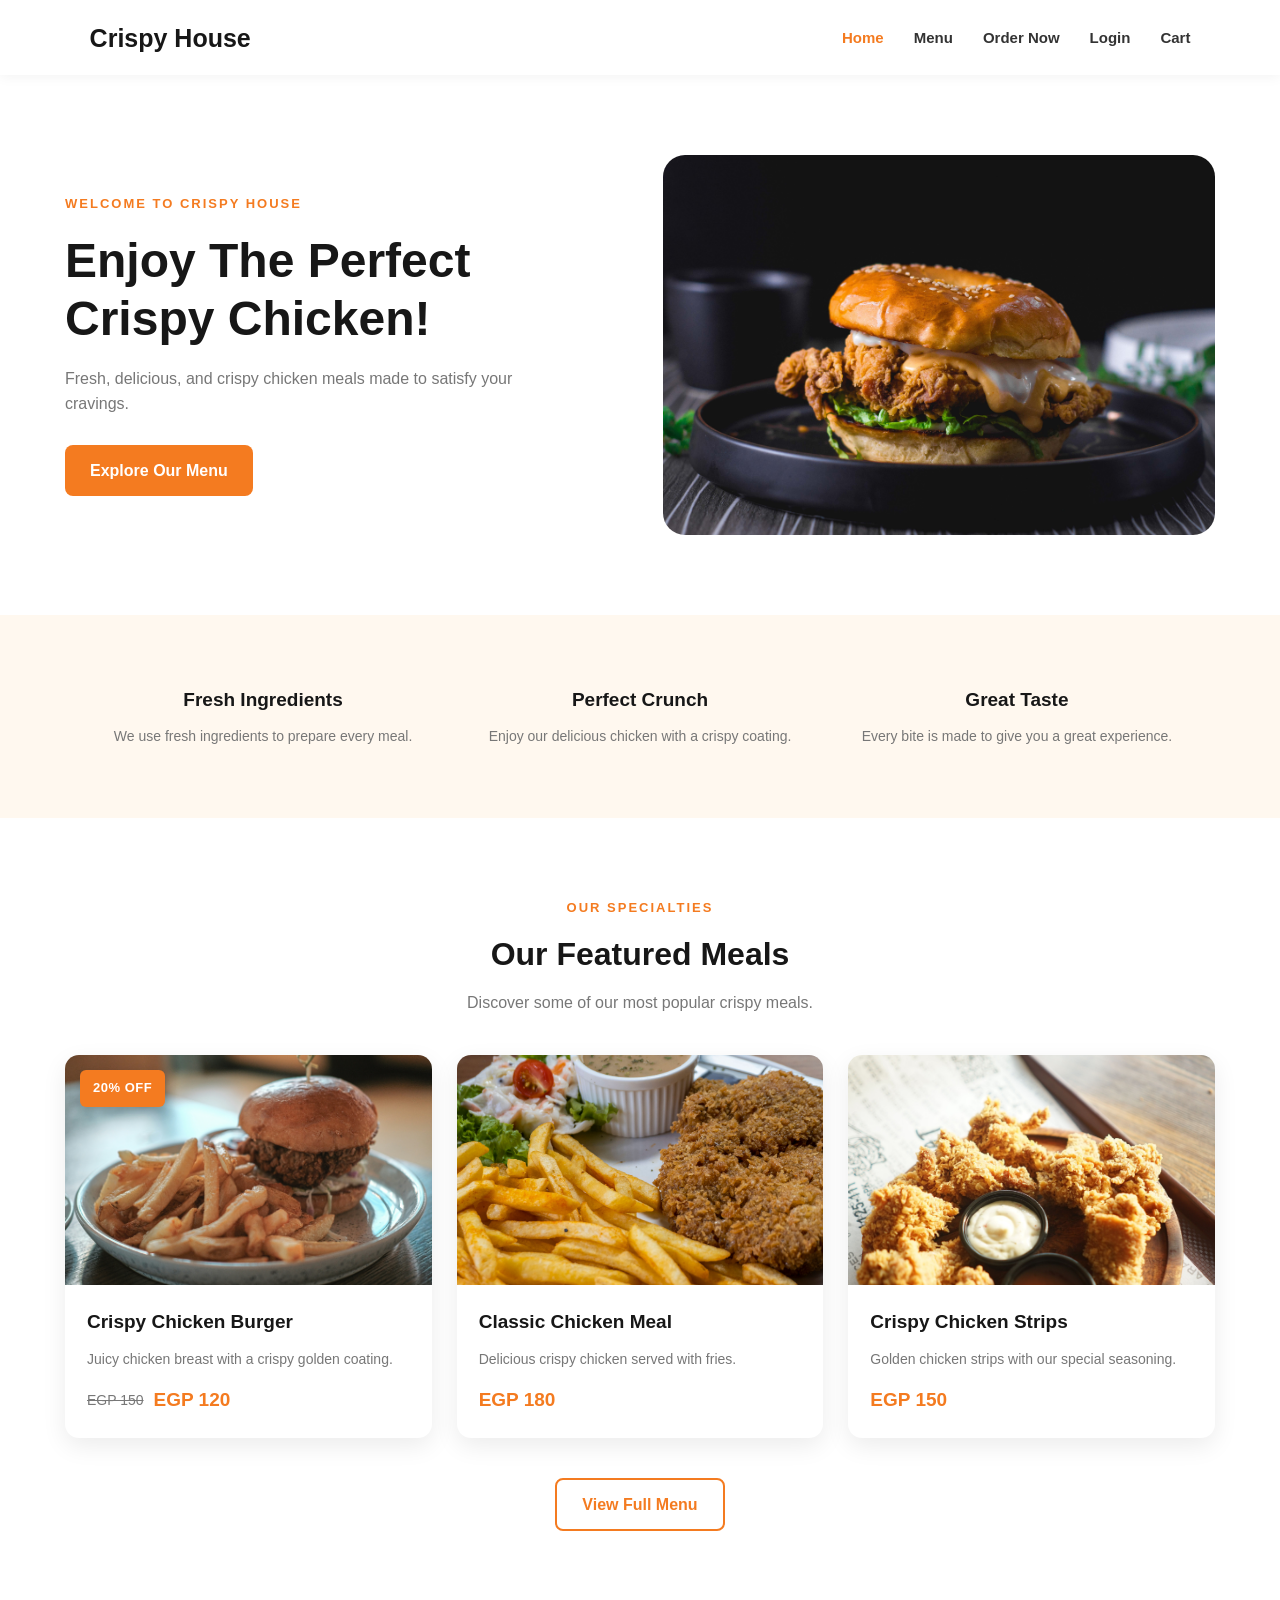
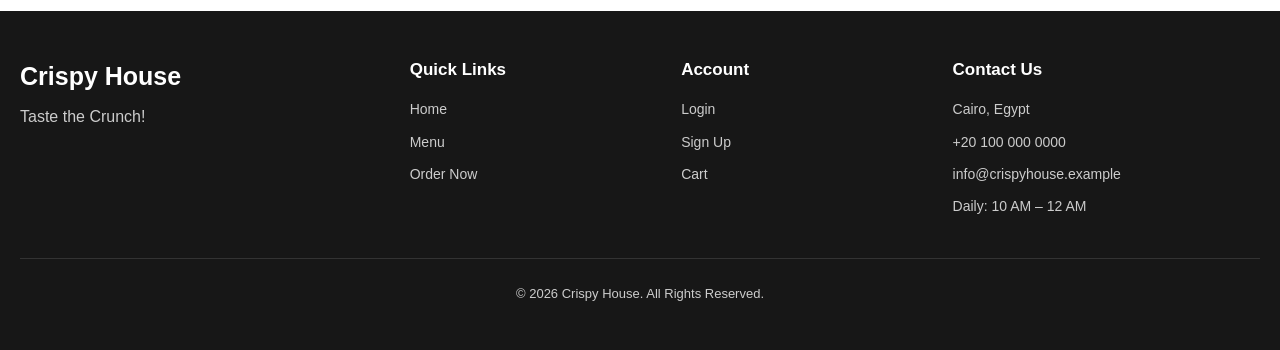
<file: index.html>
<!doctype html>
<html lang="en">
  <head>
    <meta charset="UTF-8" />
    <meta
      name="description"
      content="Discover delicious crispy chicken meals at Crispy House."
    />
    <meta name="viewport" content="width=device-width, initial-scale=1.0" />

    <title>Crispy House</title>

    <link rel="stylesheet" href="static/css/style.css" />
  </head>

  <body>
    <!-- Header -->
    <header class="main-header">
      <div class="logo">
        <a href="index.html">Crispy House</a>
      </div>

      <nav class="main-nav">
        <ul>
          <li><a href="index.html" class="active">Home</a></li>
          <li><a href="menu.html">Menu</a></li>
          <li><a href="order.html">Order Now</a></li>
          <li><a href="login.html">Login</a></li>
          <li><a href="cart.html">Cart</a></li>
        </ul>
      </nav>
    </header>

    <main>
      <!-- Hero Section -->
      <section class="hero">
        <div class="hero-content">
          <p class="hero-subtitle">WELCOME TO CRISPY HOUSE</p>

          <h1>Enjoy The Perfect Crispy Chicken!</h1>

          <p class="hero-description">
            Fresh, delicious, and crispy chicken meals made to satisfy your
            cravings.
          </p>

          <a href="menu.html" class="hero-button"> Explore Our Menu </a>
        </div>

        <div class="hero-image">
          <img
            src="../static/images/branding/hero-chicken.jpg"
            alt="Crispy chicken sandwich with fresh ingredients"
          />
        </div>
      </section>

      <!-- Features Section -->
      <section class="features">
        <div class="feature">
          <h3>Fresh Ingredients</h3>
          <p>We use fresh ingredients to prepare every meal.</p>
        </div>

        <div class="feature">
          <h3>Perfect Crunch</h3>
          <p>Enjoy our delicious chicken with a crispy coating.</p>
        </div>

        <div class="feature">
          <h3>Great Taste</h3>
          <p>Every bite is made to give you a great experience.</p>
        </div>
      </section>

      <!-- Featured Meals Section -->
      <section class="featured-meals">
        <div class="section-heading">
          <p class="section-subtitle">OUR SPECIALTIES</p>

          <h2>Our Featured Meals</h2>

          <p>Discover some of our most popular crispy meals.</p>
        </div>

        <div class="meals-container">
          <!-- Meal 1: Discounted Burger -->
          <div class="meal-card">
            <div class="meal-image">
              <img
                src="../static/images/products/crispy-burger.jpg"
                alt="Crispy Chicken Burger"
              />

              <span class="discount-badge">20% OFF</span>
            </div>

            <div class="meal-info">
              <h3>Crispy Chicken Burger</h3>

              <p>Juicy chicken breast with a crispy golden coating.</p>

              <div class="meal-pricing">
                <span class="old-price">EGP 150</span>
                <span class="meal-price">EGP 120</span>
              </div>
            </div>
          </div>

          <!-- Meal 2 -->
          <div class="meal-card">
            <div class="meal-image">
              <img
                src="../static/images/products/chicken-meal.jpg"
                alt="Classic Crispy Chicken Meal with Fries"
              />
            </div>

            <div class="meal-info">
              <h3>Classic Chicken Meal</h3>

              <p>Delicious crispy chicken served with fries.</p>

              <span class="meal-price">EGP 180</span>
            </div>
          </div>

          <!-- Meal 3 -->
          <div class="meal-card">
            <div class="meal-image">
              <img
                src="../static/images/products/chicken-strips.jpg"
                alt="Crispy Golden Chicken Strips"
              />
            </div>

            <div class="meal-info">
              <h3>Crispy Chicken Strips</h3>

              <p>Golden chicken strips with our special seasoning.</p>

              <span class="meal-price">EGP 150</span>
            </div>
          </div>
        </div>

        <div class="menu-link">
          <a href="menu.html">View Full Menu</a>
        </div>
      </section>
    </main>

    <!-- Footer -->
    <!-- Footer -->
    <footer class="main-footer">
      <div class="footer-content">
        <div class="footer-grid">
          <!-- Brand -->
          <div class="footer-column footer-brand">
            <h2>Crispy House</h2>
            <p>Taste the Crunch!</p>
          </div>

          <!-- Quick Links -->
          <div class="footer-column">
            <h3>Quick Links</h3>
            <ul class="footer-links">
              <li><a href="index.html">Home</a></li>
              <li><a href="menu.html">Menu</a></li>
              <li><a href="order.html">Order Now</a></li>
            </ul>
          </div>

          <!-- Account -->
          <div class="footer-column">
            <h3>Account</h3>
            <ul class="footer-links">
              <li><a href="login.html">Login</a></li>
              <li><a href="signup.html">Sign Up</a></li>
              <li><a href="cart.html">Cart</a></li>
            </ul>
          </div>

          <!-- Contact -->
          <div class="footer-column">
            <h3>Contact Us</h3>
            <!-- PLACEHOLDER DATA: replace with the real restaurant info -->
            <ul class="footer-contact">
              <li>Cairo, Egypt</li>
              <li>+20 100 000 0000</li>
              <li>info@crispyhouse.example</li>
              <li>Daily: 10 AM – 12 AM</li>
            </ul>
          </div>
        </div>

        <p class="copyright">&copy; 2026 Crispy House. All Rights Reserved.</p>
      </div>
    </footer>
  </body>
</html>
</file>
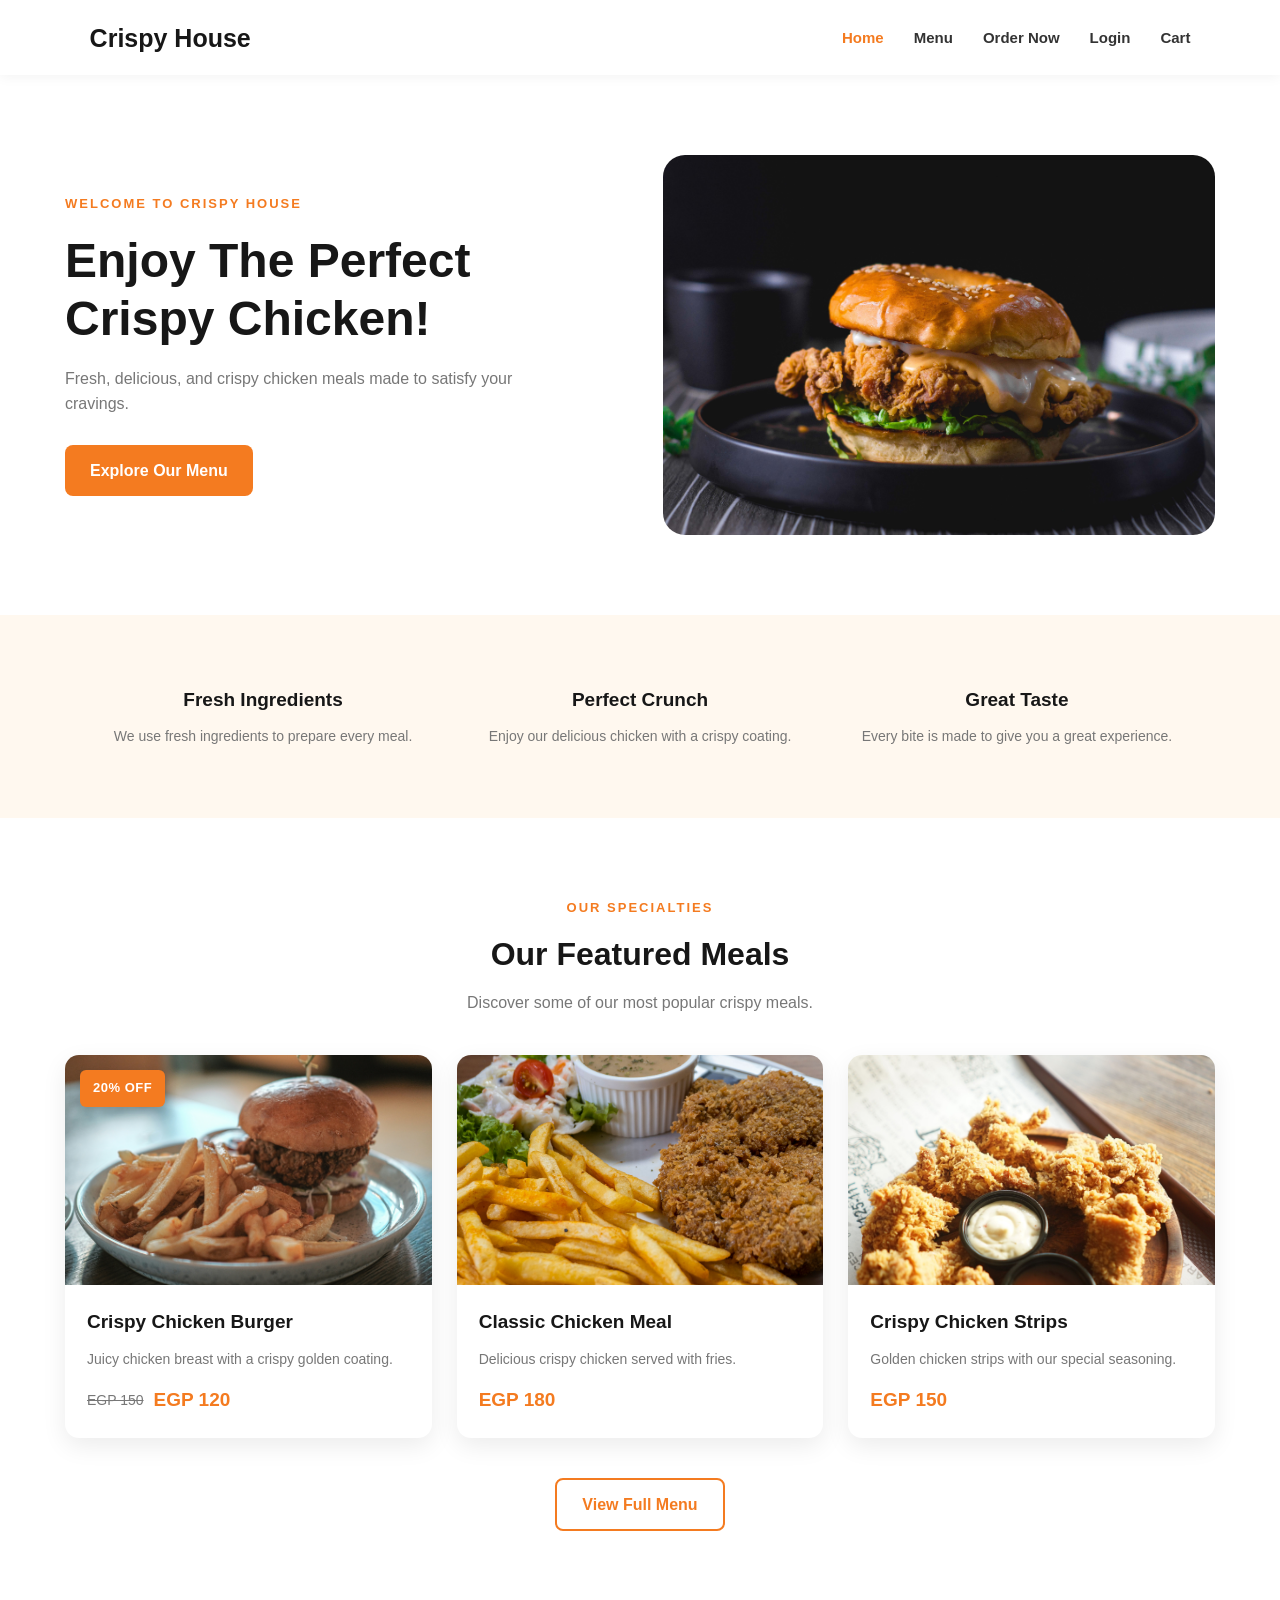
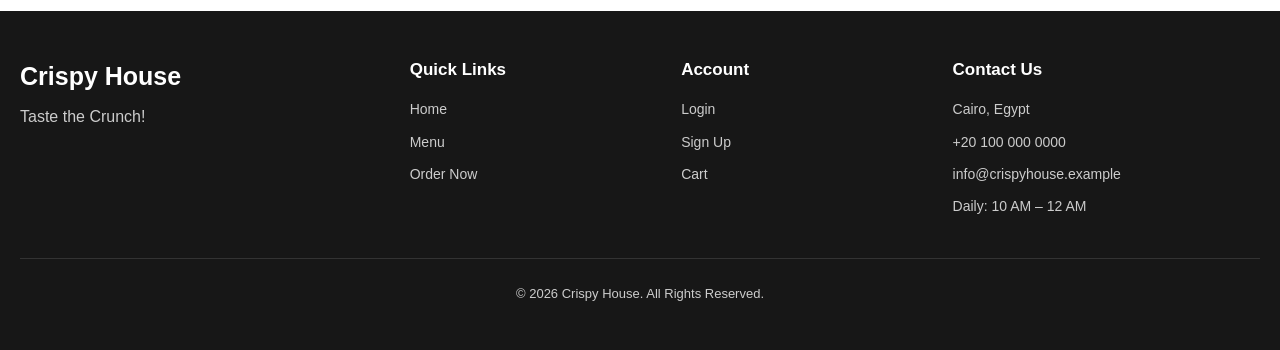
<file: templates/index.html>
<!doctype html>
<html lang="en">
  <head>
    <meta charset="UTF-8" />
    <meta
      name="description"
      content="Discover delicious crispy chicken meals at Crispy House."
    />
    <meta name="viewport" content="width=device-width, initial-scale=1.0" />

    <title>Crispy House</title>

    <link rel="stylesheet" href="../static/css/style.css" />
  </head>

  <body>
    <!-- Header -->
    <header class="main-header">
      <div class="logo">
        <a href="index.html">Crispy House</a>
      </div>

      <nav class="main-nav">
        <ul>
          <li><a href="index.html" class="active">Home</a></li>
          <li><a href="menu.html">Menu</a></li>
          <li><a href="order.html">Order Now</a></li>
          <li><a href="login.html">Login</a></li>
          <li><a href="cart.html">Cart</a></li>
        </ul>
      </nav>
    </header>

    <main>
      <!-- Hero Section -->
      <section class="hero">
        <div class="hero-content">
          <p class="hero-subtitle">WELCOME TO CRISPY HOUSE</p>

          <h1>Enjoy The Perfect Crispy Chicken!</h1>

          <p class="hero-description">
            Fresh, delicious, and crispy chicken meals made to satisfy your
            cravings.
          </p>

          <a href="menu.html" class="hero-button"> Explore Our Menu </a>
        </div>

        <div class="hero-image">
          <img
            src="../static/images/branding/hero-chicken.jpg"
            alt="Crispy chicken sandwich with fresh ingredients"
          />
        </div>
      </section>

      <!-- Features Section -->
      <section class="features">
        <div class="feature">
          <h3>Fresh Ingredients</h3>
          <p>We use fresh ingredients to prepare every meal.</p>
        </div>

        <div class="feature">
          <h3>Perfect Crunch</h3>
          <p>Enjoy our delicious chicken with a crispy coating.</p>
        </div>

        <div class="feature">
          <h3>Great Taste</h3>
          <p>Every bite is made to give you a great experience.</p>
        </div>
      </section>

      <!-- Featured Meals Section -->
      <section class="featured-meals">
        <div class="section-heading">
          <p class="section-subtitle">OUR SPECIALTIES</p>

          <h2>Our Featured Meals</h2>

          <p>Discover some of our most popular crispy meals.</p>
        </div>

        <div class="meals-container">
          <!-- Meal 1: Discounted Burger -->
          <div class="meal-card">
            <div class="meal-image">
              <img
                src="../static/images/products/crispy-burger.jpg"
                alt="Crispy Chicken Burger"
              />

              <span class="discount-badge">20% OFF</span>
            </div>

            <div class="meal-info">
              <h3>Crispy Chicken Burger</h3>

              <p>Juicy chicken breast with a crispy golden coating.</p>

              <div class="meal-pricing">
                <span class="old-price">EGP 150</span>
                <span class="meal-price">EGP 120</span>
              </div>
            </div>
          </div>

          <!-- Meal 2 -->
          <div class="meal-card">
            <div class="meal-image">
              <img
                src="../static/images/products/chicken-meal.jpg"
                alt="Classic Crispy Chicken Meal with Fries"
              />
            </div>

            <div class="meal-info">
              <h3>Classic Chicken Meal</h3>

              <p>Delicious crispy chicken served with fries.</p>

              <span class="meal-price">EGP 180</span>
            </div>
          </div>

          <!-- Meal 3 -->
          <div class="meal-card">
            <div class="meal-image">
              <img
                src="../static/images/products/chicken-strips.jpg"
                alt="Crispy Golden Chicken Strips"
              />
            </div>

            <div class="meal-info">
              <h3>Crispy Chicken Strips</h3>

              <p>Golden chicken strips with our special seasoning.</p>

              <span class="meal-price">EGP 150</span>
            </div>
          </div>
        </div>

        <div class="menu-link">
          <a href="menu.html">View Full Menu</a>
        </div>
      </section>
    </main>

    <!-- Footer -->
    <!-- Footer -->
    <footer class="main-footer">
      <div class="footer-content">
        <div class="footer-grid">
          <!-- Brand -->
          <div class="footer-column footer-brand">
            <h2>Crispy House</h2>
            <p>Taste the Crunch!</p>
          </div>

          <!-- Quick Links -->
          <div class="footer-column">
            <h3>Quick Links</h3>
            <ul class="footer-links">
              <li><a href="index.html">Home</a></li>
              <li><a href="menu.html">Menu</a></li>
              <li><a href="order.html">Order Now</a></li>
            </ul>
          </div>

          <!-- Account -->
          <div class="footer-column">
            <h3>Account</h3>
            <ul class="footer-links">
              <li><a href="login.html">Login</a></li>
              <li><a href="signup.html">Sign Up</a></li>
              <li><a href="cart.html">Cart</a></li>
            </ul>
          </div>

          <!-- Contact -->
          <div class="footer-column">
            <h3>Contact Us</h3>
            <!-- PLACEHOLDER DATA: replace with the real restaurant info -->
            <ul class="footer-contact">
              <li>Cairo, Egypt</li>
              <li>+20 100 000 0000</li>
              <li>info@crispyhouse.example</li>
              <li>Daily: 10 AM – 12 AM</li>
            </ul>
          </div>
        </div>

        <p class="copyright">&copy; 2026 Crispy House. All Rights Reserved.</p>
      </div>
    </footer>
  </body>
</html>
</file>
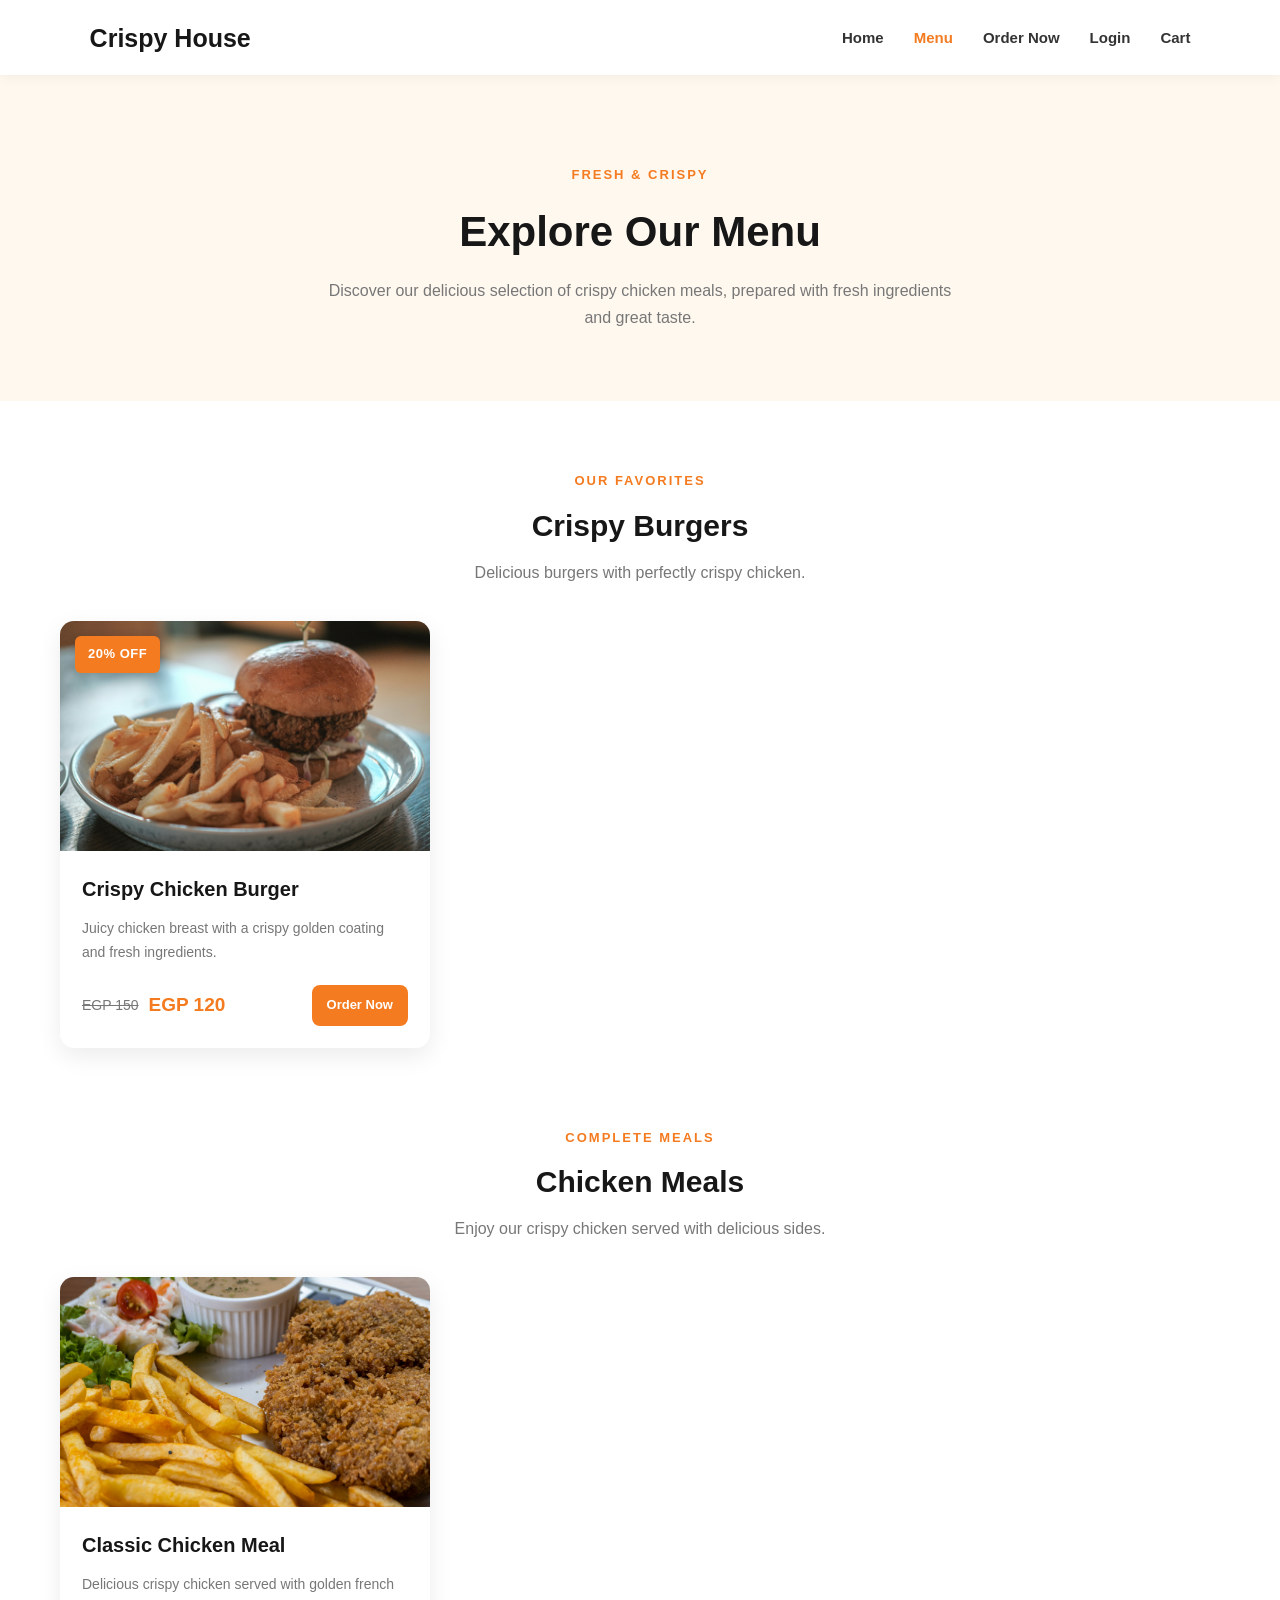
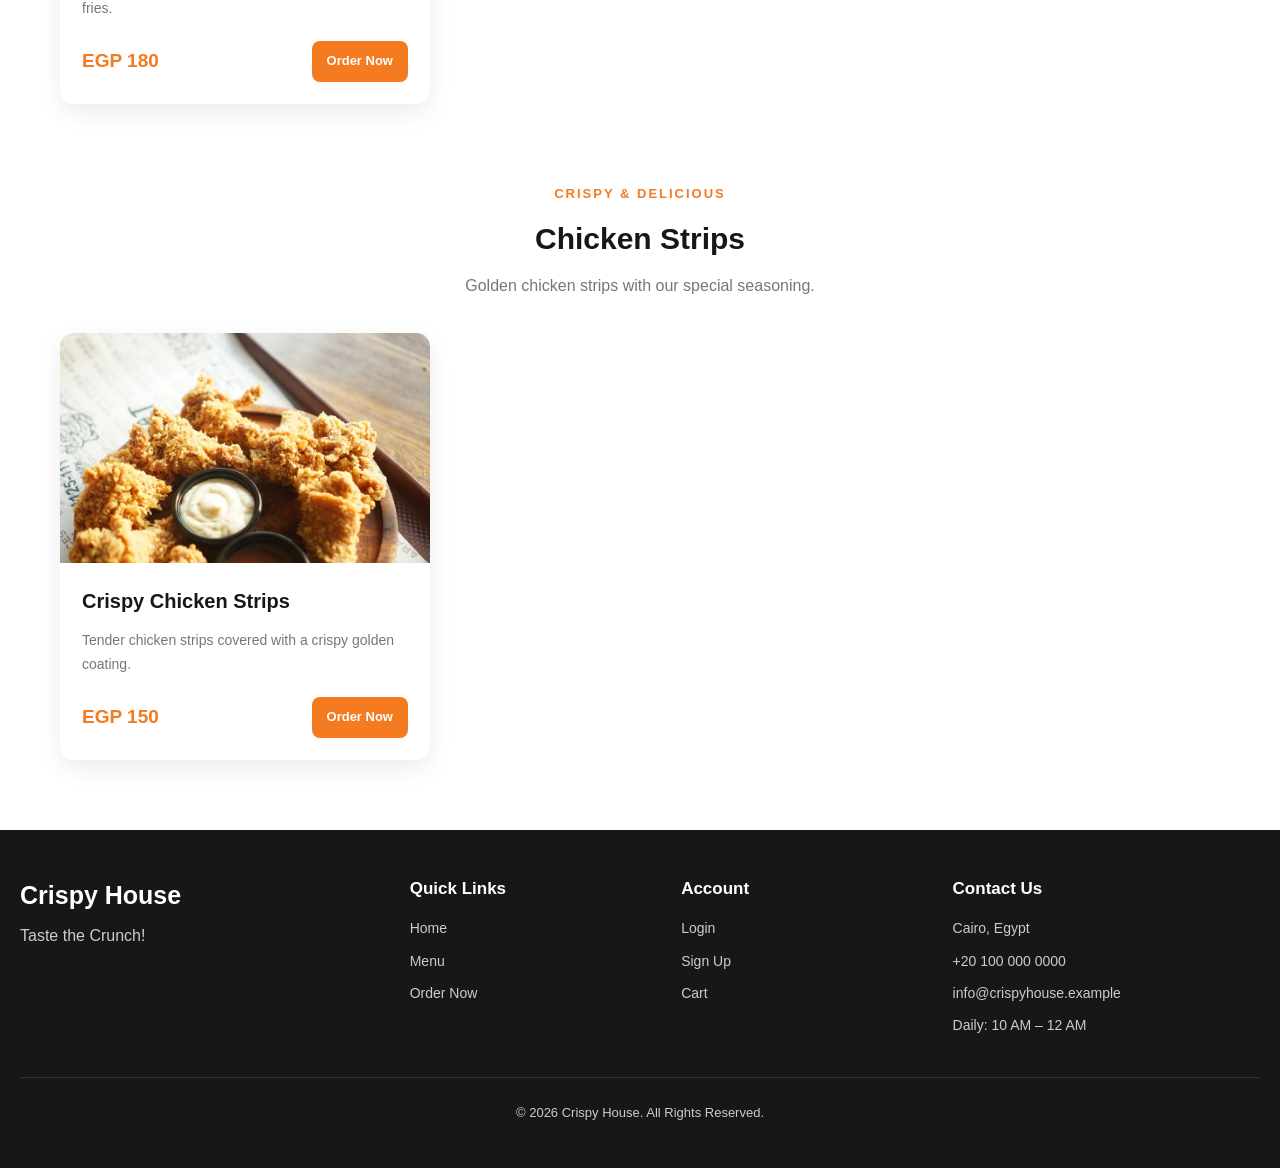
<file: menu.html>
<!doctype html>
<html lang="en">
  <head>
    <meta charset="UTF-8" />
    <meta
      name="description"
      content="Explore the delicious menu at Crispy House."
    />
    <meta name="viewport" content="width=device-width, initial-scale=1.0" />

    <title>Our Menu | Crispy House</title>

    <link rel="stylesheet" href="../static/css/style.css" />
  </head>

  <body>
    <!-- Header -->
    <header class="main-header">
      <div class="logo">
        <a href="index.html">Crispy House</a>
      </div>

      <nav class="main-nav">
        <ul>
          <li><a href="index.html">Home</a></li>
          <li><a href="menu.html" class="active">Menu</a></li>
          <li><a href="order.html">Order Now</a></li>
          <li><a href="login.html">Login</a></li>
          <li><a href="cart.html">Cart</a></li>
        </ul>
      </nav>
    </header>

    <main>
      <!-- Menu Hero -->
      <section class="menu-hero">
        <p class="section-subtitle">FRESH & CRISPY</p>

        <h1>Explore Our Menu</h1>

        <p>
          Discover our delicious selection of crispy chicken meals, prepared
          with fresh ingredients and great taste.
        </p>
      </section>

      <!-- Menu Section -->
      <section class="menu-section">
        <!-- Crispy Burgers -->
        <div class="menu-category" id="burgers">
          <div class="section-heading">
            <p class="section-subtitle">OUR FAVORITES</p>

            <h2>Crispy Burgers</h2>

            <p>Delicious burgers with perfectly crispy chicken.</p>
          </div>

          <div class="menu-products">
            <!-- Discounted Burger -->
            <div class="product-card">
              <div class="product-image">
                <img
                  src="../static/images/products/crispy-burger.jpg"
                  alt="Crispy Chicken Burger"
                />

                <span class="discount-badge">20% OFF</span>
              </div>

              <div class="product-info">
                <h3>Crispy Chicken Burger</h3>

                <p>
                  Juicy chicken breast with a crispy golden coating and fresh
                  ingredients.
                </p>

                <div class="product-bottom">
                  <div class="product-pricing">
                    <span class="old-price">EGP 150</span>

                    <span class="product-price">EGP 120</span>
                  </div>

                  <a href="order.html" class="product-button"> Order Now </a>
                </div>
              </div>
            </div>
          </div>
        </div>

        <!-- Chicken Meals -->
        <div class="menu-category" id="meals">
          <div class="section-heading">
            <p class="section-subtitle">COMPLETE MEALS</p>

            <h2>Chicken Meals</h2>

            <p>Enjoy our crispy chicken served with delicious sides.</p>
          </div>

          <div class="menu-products">
            <div class="product-card">
              <div class="product-image">
                <img
                  src="../static/images/products/chicken-meal.jpg"
                  alt="Classic Chicken Meal"
                />
              </div>

              <div class="product-info">
                <h3>Classic Chicken Meal</h3>

                <p>Delicious crispy chicken served with golden french fries.</p>

                <div class="product-bottom">
                  <span class="product-price">EGP 180</span>

                  <a href="order.html" class="product-button"> Order Now </a>
                </div>
              </div>
            </div>
          </div>
        </div>

        <!-- Chicken Strips -->
        <div class="menu-category" id="strips">
          <div class="section-heading">
            <p class="section-subtitle">CRISPY & DELICIOUS</p>

            <h2>Chicken Strips</h2>

            <p>Golden chicken strips with our special seasoning.</p>
          </div>

          <div class="menu-products">
            <div class="product-card">
              <div class="product-image">
                <img
                  src="../static/images/products/chicken-strips.jpg"
                  alt="Crispy Chicken Strips"
                />
              </div>

              <div class="product-info">
                <h3>Crispy Chicken Strips</h3>

                <p>
                  Tender chicken strips covered with a crispy golden coating.
                </p>

                <div class="product-bottom">
                  <span class="product-price">EGP 150</span>

                  <a href="order.html" class="product-button"> Order Now </a>
                </div>
              </div>
            </div>
          </div>
        </div>
      </section>
    </main>

    <!-- Footer -->
        <!-- Footer -->
    <footer class="main-footer">
      <div class="footer-content">
        <div class="footer-grid">
          <!-- Brand -->
          <div class="footer-column footer-brand">
            <h2>Crispy House</h2>
            <p>Taste the Crunch!</p>
          </div>

          <!-- Quick Links -->
          <div class="footer-column">
            <h3>Quick Links</h3>
            <ul class="footer-links">
              <li><a href="index.html">Home</a></li>
              <li><a href="menu.html">Menu</a></li>
              <li><a href="order.html">Order Now</a></li>
            </ul>
          </div>

          <!-- Account -->
          <div class="footer-column">
            <h3>Account</h3>
            <ul class="footer-links">
              <li><a href="login.html">Login</a></li>
              <li><a href="signup.html">Sign Up</a></li>
              <li><a href="cart.html">Cart</a></li>
            </ul>
          </div>

          <!-- Contact -->
          <div class="footer-column">
            <h3>Contact Us</h3>
            <!-- PLACEHOLDER DATA: replace with the real restaurant info -->
            <ul class="footer-contact">
              <li>Cairo, Egypt</li>
              <li>+20 100 000 0000</li>
              <li>info@crispyhouse.example</li>
              <li>Daily: 10 AM – 12 AM</li>
            </ul>
          </div>
        </div>

        <p class="copyright">&copy; 2026 Crispy House. All Rights Reserved.</p>
      </div>
    </footer>
  </body>
</html>
</file>
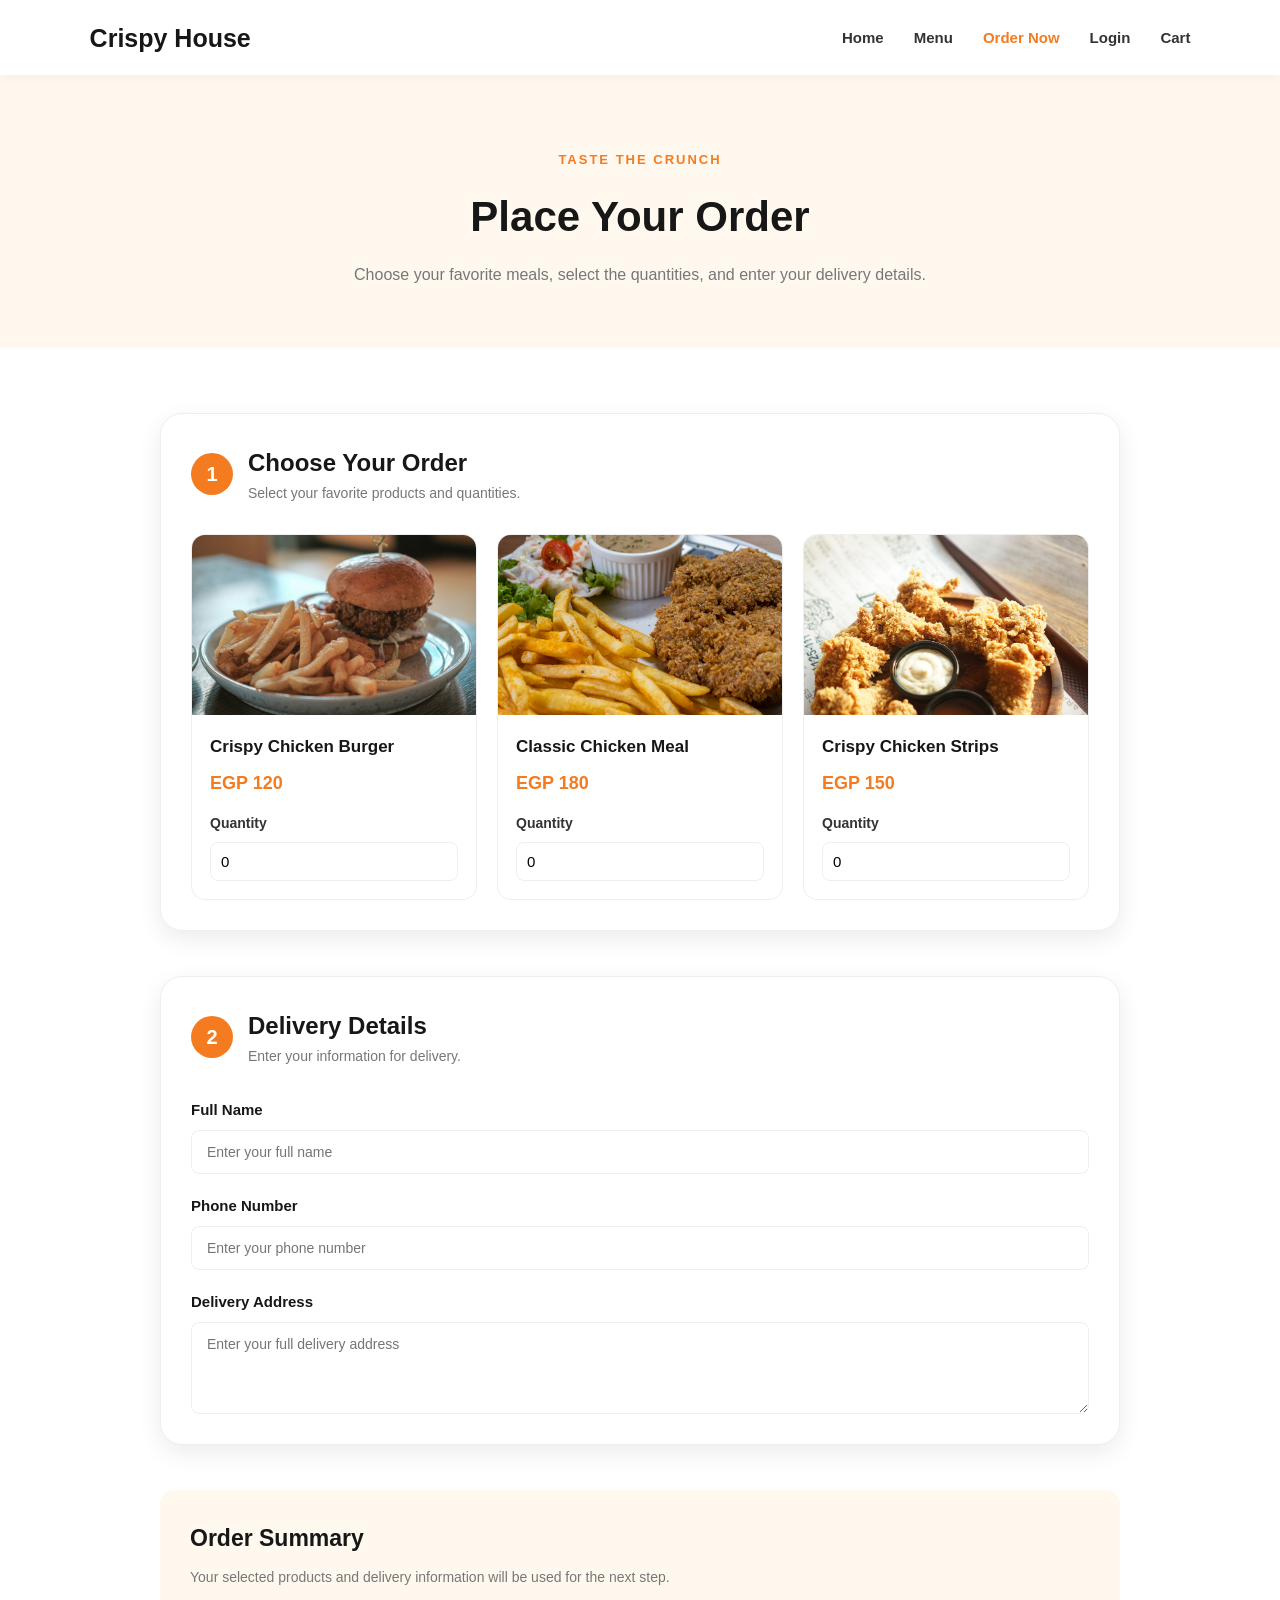
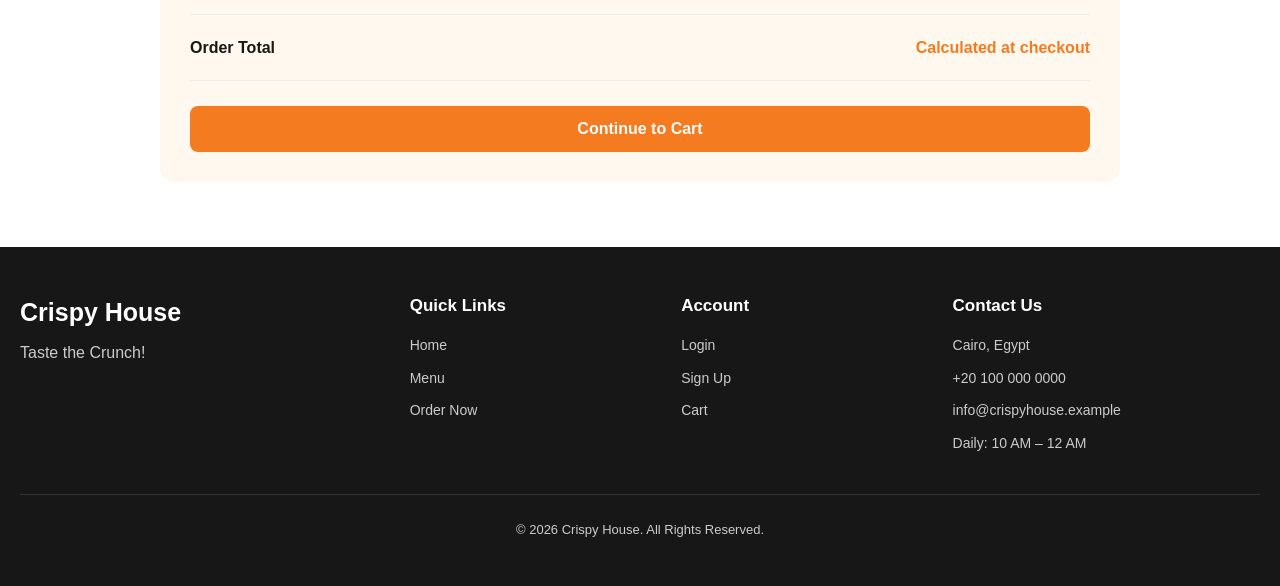
<file: order.html>
<!doctype html>
<html lang="en">
  <head>
    <meta charset="UTF-8" />
    <meta
      name="description"
      content="Choose your favorite Crispy House meals and place your order."
    />
    <meta name="viewport" content="width=device-width, initial-scale=1.0" />

    <title>Place Your Order | Crispy House</title>

    <link rel="stylesheet" href="../static/css/style.css" />
  </head>

  <body>
    <!-- =========================
         Header & Navigation
    ========================== -->

    <header class="main-header">
      <div class="logo">
        <a href="index.html">Crispy House</a>
      </div>

      <nav class="main-nav" aria-label="Main Navigation">
        <ul>
          <li><a href="index.html">Home</a></li>
          <li><a href="menu.html">Menu</a></li>
          <li>
            <a href="order.html" class="active" aria-current="page">
              Order Now
            </a>
          </li>
          <li><a href="login.html">Login</a></li>
          <li><a href="cart.html">Cart</a></li>
        </ul>
      </nav>
    </header>

    <main>
      <!-- =========================
           Order Hero
      ========================== -->

      <section class="order-hero">
        <p class="section-subtitle">TASTE THE CRUNCH</p>

        <h1>Place Your Order</h1>

        <p>
          Choose your favorite meals, select the quantities, and enter your
          delivery details.
        </p>
      </section>

      <!-- =========================
           Order Form
      ========================== -->

      <section class="order-section">
        <form class="order-form" action="cart.html" method="GET">
          <!-- Step 1: Choose Products -->

          <div class="order-step">
            <div class="order-step-heading">
              <span class="step-number">1</span>

              <div>
                <h2>Choose Your Order</h2>
                <p>Select your favorite products and quantities.</p>
              </div>
            </div>

            <div class="order-products">
              <!-- Crispy Chicken Burger -->

              <article class="order-product-card">
                <div class="order-product-image">
                  <img
                    src="../static/images/products/crispy-burger.jpg"
                    alt="Crispy Chicken Burger"
                    loading="lazy"
                  />
                </div>

                <div class="order-product-info">
                  <h3>Crispy Chicken Burger</h3>

                  <p>EGP 120</p>

                  <label for="burger-quantity"> Quantity </label>

                  <input
                    type="number"
                    id="burger-quantity"
                    name="burger_quantity"
                    min="0"
                    step="1"
                    value="0"
                    inputmode="numeric"
                  />
                </div>
              </article>

              <!-- Classic Chicken Meal -->

              <article class="order-product-card">
                <div class="order-product-image">
                  <img
                    src="../static/images/products/chicken-meal.jpg"
                    alt="Classic Chicken Meal"
                    loading="lazy"
                  />
                </div>

                <div class="order-product-info">
                  <h3>Classic Chicken Meal</h3>

                  <p>EGP 180</p>

                  <label for="meal-quantity"> Quantity </label>

                  <input
                    type="number"
                    id="meal-quantity"
                    name="meal_quantity"
                    min="0"
                    step="1"
                    value="0"
                    inputmode="numeric"
                  />
                </div>
              </article>

              <!-- Crispy Chicken Strips -->

              <article class="order-product-card">
                <div class="order-product-image">
                  <img
                    src="../static/images/products/chicken-strips.jpg"
                    alt="Crispy Chicken Strips"
                    loading="lazy"
                  />
                </div>

                <div class="order-product-info">
                  <h3>Crispy Chicken Strips</h3>

                  <p>EGP 150</p>

                  <label for="strips-quantity"> Quantity </label>

                  <input
                    type="number"
                    id="strips-quantity"
                    name="strips_quantity"
                    min="0"
                    step="1"
                    value="0"
                    inputmode="numeric"
                  />
                </div>
              </article>
            </div>
          </div>

          <!-- Step 2: Customer Details -->

          <div class="order-step">
            <div class="order-step-heading">
              <span class="step-number">2</span>

              <div>
                <h2>Delivery Details</h2>
                <p>Enter your information for delivery.</p>
              </div>
            </div>

            <div class="customer-details">
              <!-- Full Name -->

              <div class="form-group">
                <label for="customer-name"> Full Name </label>

                <input
                  type="text"
                  id="customer-name"
                  name="customer_name"
                  placeholder="Enter your full name"
                  autocomplete="name"
                  required
                />
              </div>

              <!-- Phone Number -->

              <div class="form-group">
                <label for="customer-phone"> Phone Number </label>

                <input
                  type="tel"
                  id="customer-phone"
                  name="customer_phone"
                  placeholder="Enter your phone number"
                  autocomplete="tel"
                  inputmode="tel"
                  required
                />
              </div>

              <!-- Delivery Address -->

              <div class="form-group">
                <label for="customer-address"> Delivery Address </label>

                <textarea
                  id="customer-address"
                  name="customer_address"
                  rows="4"
                  placeholder="Enter your full delivery address"
                  autocomplete="street-address"
                  required
                ></textarea>
              </div>
            </div>
          </div>

          <!-- =========================
               Order Summary
          ========================== -->

          <div class="order-summary">
            <h2>Order Summary</h2>

            <p>
              Your selected products and delivery information will be used for
              the next step.
            </p>

            <div class="summary-total">
              <span>Order Total</span>

              <strong>Calculated at checkout</strong>
            </div>

            <button type="submit" class="confirm-order-button">
              Continue to Cart
            </button>
          </div>
        </form>
      </section>
    </main>

    <!-- =========================
         Footer
    ========================== -->

        <!-- Footer -->
    <footer class="main-footer">
      <div class="footer-content">
        <div class="footer-grid">
          <!-- Brand -->
          <div class="footer-column footer-brand">
            <h2>Crispy House</h2>
            <p>Taste the Crunch!</p>
          </div>

          <!-- Quick Links -->
          <div class="footer-column">
            <h3>Quick Links</h3>
            <ul class="footer-links">
              <li><a href="index.html">Home</a></li>
              <li><a href="menu.html">Menu</a></li>
              <li><a href="order.html">Order Now</a></li>
            </ul>
          </div>

          <!-- Account -->
          <div class="footer-column">
            <h3>Account</h3>
            <ul class="footer-links">
              <li><a href="login.html">Login</a></li>
              <li><a href="signup.html">Sign Up</a></li>
              <li><a href="cart.html">Cart</a></li>
            </ul>
          </div>

          <!-- Contact -->
          <div class="footer-column">
            <h3>Contact Us</h3>
            <!-- PLACEHOLDER DATA: replace with the real restaurant info -->
            <ul class="footer-contact">
              <li>Cairo, Egypt</li>
              <li>+20 100 000 0000</li>
              <li>info@crispyhouse.example</li>
              <li>Daily: 10 AM – 12 AM</li>
            </ul>
          </div>
        </div>

        <p class="copyright">&copy; 2026 Crispy House. All Rights Reserved.</p>
      </div>
    </footer>
  </body>
</html>
</file>
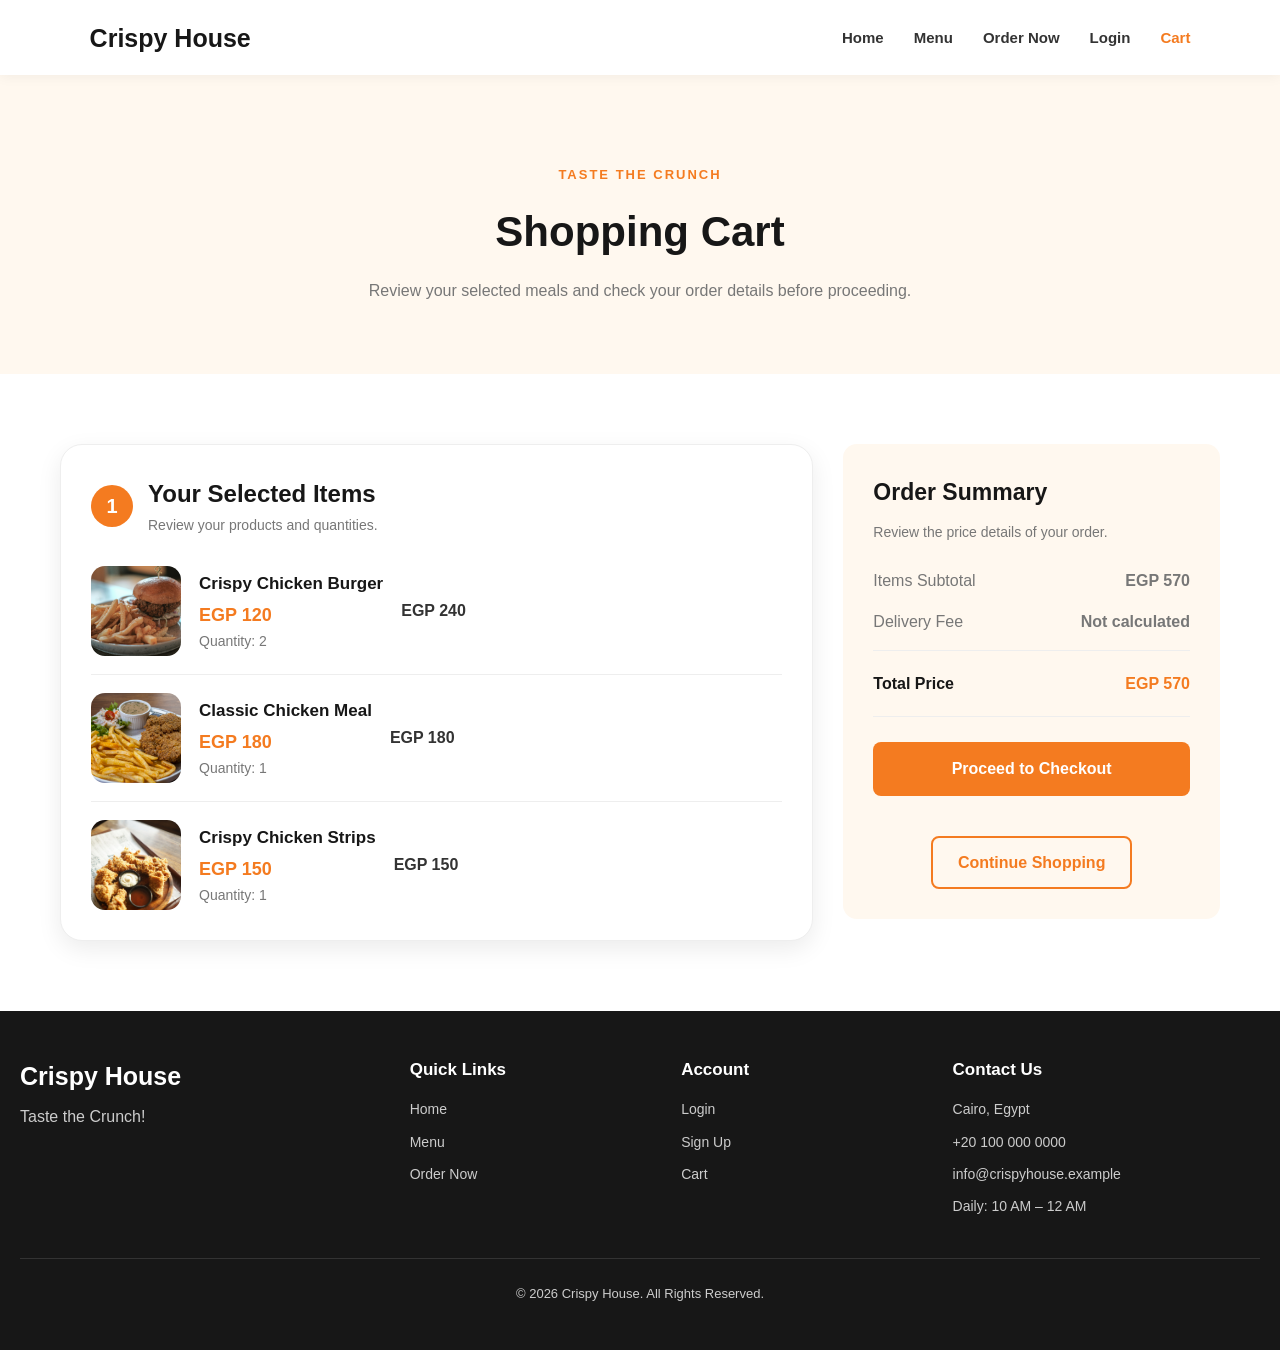
<file: templates/cart.html>
<!doctype html>
<html lang="en">
  <head>
    <meta charset="UTF-8" />
    <meta
      name="description"
      content="Review your selected products and order summary at Crispy House."
    />
    <meta name="viewport" content="width=device-width, initial-scale=1.0" />

    <title>Shopping Cart | Crispy House</title>

    <link rel="stylesheet" href="../static/css/style.css" />
  </head>

  <body>
    <!-- =========================
         Header & Navigation
    ========================== -->

    <header class="main-header">
      <div class="logo">
        <a href="index.html">Crispy House</a>
      </div>

      <nav class="main-nav" aria-label="Main Navigation">
        <ul>
          <li><a href="index.html">Home</a></li>
          <li><a href="menu.html">Menu</a></li>
          <li><a href="order.html">Order Now</a></li>
          <li><a href="login.html">Login</a></li>
          <li>
            <a href="cart.html" class="active" aria-current="page">
              Cart
            </a>
          </li>
        </ul>
      </nav>
    </header>

    <main>
      <!-- =========================
           Cart Hero
      ========================== -->

      <section class="menu-hero">
        <p class="section-subtitle">TASTE THE CRUNCH</p>

        <h1>Shopping Cart</h1>

        <p>
          Review your selected meals and check your order details
          before proceeding.
        </p>
      </section>

      <!-- =========================
           Cart Section
      ========================== -->

      <section class="menu-section">

        <!--
          BACK-END INTEGRATION NOTE:

          The products below are sample data for front-end display.

          The Back-End should:
          1. Retrieve the selected products from the user's order.
          2. Display only the products selected by the customer.
          3. Retrieve the correct product images and prices.
          4. Display the selected quantity for each product.
          5. Calculate each item's subtotal.
          6. Calculate the final order total.

          Repeat the cart-item block for each selected product.
          Do not use these sample quantities as actual order data.
        -->

        <div class="cart-layout">

          <!-- =========================
               Cart Items
          ========================== -->

          <div class="order-step">

            <div class="order-step-heading">
              <span class="step-number">1</span>

              <div>
                <h2>Your Selected Items</h2>
                <p>Review your products and quantities.</p>
              </div>
            </div>

            <div class="cart-items">

              <!-- Product 1: Crispy Chicken Burger -->

              <article class="cart-item">
                <div class="cart-item-image">
                  <img
                    src="../static/images/products/crispy-burger.jpg"
                    alt="Crispy Chicken Burger"
                  />
                </div>

                <div class="cart-item-info">
                  <h3>Crispy Chicken Burger</h3>

                  <p class="cart-item-price">
                    EGP 120
                  </p>

                  <p class="cart-item-quantity">
                    Quantity: 2
                  </p>
                </div>

                <div class="cart-item-total">
                  <strong>EGP 240</strong>
                </div>
              </article>

              <!-- Product 2: Classic Chicken Meal -->

              <article class="cart-item">
                <div class="cart-item-image">
                  <img
                    src="../static/images/products/chicken-meal.jpg"
                    alt="Classic Chicken Meal"
                  />
                </div>

                <div class="cart-item-info">
                  <h3>Classic Chicken Meal</h3>

                  <p class="cart-item-price">
                    EGP 180
                  </p>

                  <p class="cart-item-quantity">
                    Quantity: 1
                  </p>
                </div>

                <div class="cart-item-total">
                  <strong>EGP 180</strong>
                </div>
              </article>

              <!-- Product 3: Crispy Chicken Strips -->

              <article class="cart-item">
                <div class="cart-item-image">
                  <img
                    src="../static/images/products/chicken-strips.jpg"
                    alt="Crispy Chicken Strips"
                  />
                </div>

                <div class="cart-item-info">
                  <h3>Crispy Chicken Strips</h3>

                  <p class="cart-item-price">
                    EGP 150
                  </p>

                  <p class="cart-item-quantity">
                    Quantity: 1
                  </p>
                </div>

                <div class="cart-item-total">
                  <strong>EGP 150</strong>
                </div>
              </article>

            </div>
          </div>

          <!-- =========================
               Order Summary
          ========================== -->

          <aside class="order-summary">

            <h2>Order Summary</h2>

            <p>
              Review the price details of your order.
            </p>

            <div class="summary-row">
              <span>Items Subtotal</span>
              <strong>EGP 570</strong>
            </div>

            <div class="summary-row">
              <span>Delivery Fee</span>
              <strong>Not calculated</strong>
            </div>

            <div class="summary-total">
              <span>Total Price</span>
              <strong>EGP 570</strong>
            </div>

            <a
              href="confirmation.html"
              class="confirm-order-button summary-button cart-checkout"
            >
              Proceed to Checkout
            </a>

            <div class="menu-link">
              <a href="menu.html">Continue Shopping</a>
            </div>

          </aside>

        </div>

        <!-- =========================
             Empty Cart State
        ========================== -->

        <!--
          BACK-END NOTE:
          Display this section when the customer has no selected products.
          Hide the cart-layout section in that case.
        -->

        <section class="cart-empty" hidden>
          <h2>Your Cart Is Empty</h2>

          <p>
            You haven't added any products to your cart yet.
          </p>

          <div class="menu-link">
            <a href="menu.html">Explore Our Menu</a>
          </div>
        </section>

      </section>
    </main>

    <!-- =========================
         Footer
    ========================== -->

       <!-- Footer -->
    <footer class="main-footer">
      <div class="footer-content">
        <div class="footer-grid">
          <!-- Brand -->
          <div class="footer-column footer-brand">
            <h2>Crispy House</h2>
            <p>Taste the Crunch!</p>
          </div>

          <!-- Quick Links -->
          <div class="footer-column">
            <h3>Quick Links</h3>
            <ul class="footer-links">
              <li><a href="index.html">Home</a></li>
              <li><a href="menu.html">Menu</a></li>
              <li><a href="order.html">Order Now</a></li>
            </ul>
          </div>

          <!-- Account -->
          <div class="footer-column">
            <h3>Account</h3>
            <ul class="footer-links">
              <li><a href="login.html">Login</a></li>
              <li><a href="signup.html">Sign Up</a></li>
              <li><a href="cart.html">Cart</a></li>
            </ul>
          </div>

          <!-- Contact -->
          <div class="footer-column">
            <h3>Contact Us</h3>
            <!-- PLACEHOLDER DATA: replace with the real restaurant info -->
            <ul class="footer-contact">
              <li>Cairo, Egypt</li>
              <li>+20 100 000 0000</li>
              <li>info@crispyhouse.example</li>
              <li>Daily: 10 AM – 12 AM</li>
            </ul>
          </div>
        </div>

        <p class="copyright">&copy; 2026 Crispy House. All Rights Reserved.</p>
      </div>
    </footer>
  </body>
</html>
</file>
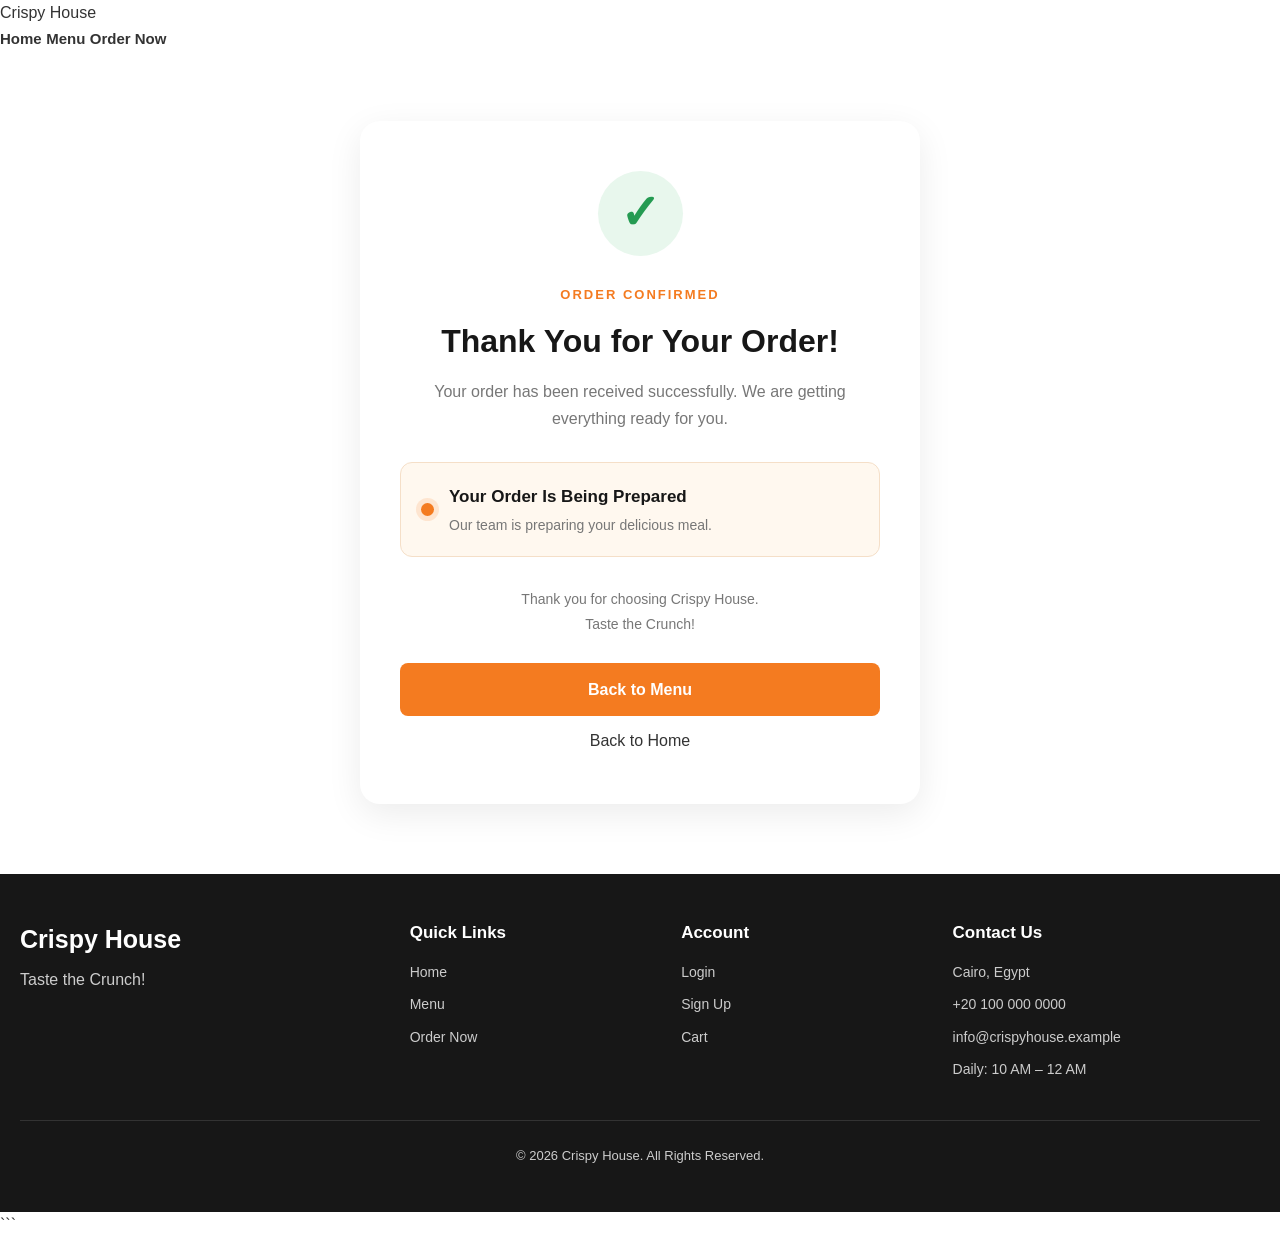
<file: templates/confirmation.html>
<!doctype html>
<html lang="en">
  <head>
    <meta charset="UTF-8" />
    <meta name="viewport" content="width=device-width, initial-scale=1.0" />
    <meta
      name="description"
      content="Your Crispy House order has been confirmed."
    />

    <title>Order Confirmed | Crispy House</title>

    <link rel="stylesheet" href="../static/css/style.css" />
  </head>

  <body>
    <header class="site-header">
      <div class="container header-content">
        <a href="index.html" class="logo"> Crispy House </a>

        <nav class="main-nav">
          <a href="index.html">Home</a>
          <a href="menu.html">Menu</a>
          <a href="order.html">Order Now</a>
        </nav>
      </div>
    </header>

    <main>
      <section class="confirmation-section">
        <div class="container">
          <div class="confirmation-card">
            <div class="confirmation-icon">✓</div>

            <span class="confirmation-label"> ORDER CONFIRMED </span>

            <h1>Thank You for Your Order!</h1>

            <p class="confirmation-message">
              Your order has been received successfully. We are getting
              everything ready for you.
            </p>

            <div class="preparation-status">
              <span class="status-dot"></span>
              <div>
                <h2>Your Order Is Being Prepared</h2>
                <p>Our team is preparing your delicious meal.</p>
              </div>
            </div>

            <p class="confirmation-footer">
              Thank you for choosing Crispy House.
              <br />
              Taste the Crunch!
            </p>

            <div class="confirmation-actions">
              <a href="menu.html" class="confirm-order-button">
                Back to Menu
              </a>

              <a href="index.html" class="summary-button"> Back to Home </a>
            </div>
          </div>
        </div>
      </section>
    </main>

        <!-- Footer -->
    <footer class="main-footer">
      <div class="footer-content">
        <div class="footer-grid">
          <!-- Brand -->
          <div class="footer-column footer-brand">
            <h2>Crispy House</h2>
            <p>Taste the Crunch!</p>
          </div>

          <!-- Quick Links -->
          <div class="footer-column">
            <h3>Quick Links</h3>
            <ul class="footer-links">
              <li><a href="index.html">Home</a></li>
              <li><a href="menu.html">Menu</a></li>
              <li><a href="order.html">Order Now</a></li>
            </ul>
          </div>

          <!-- Account -->
          <div class="footer-column">
            <h3>Account</h3>
            <ul class="footer-links">
              <li><a href="login.html">Login</a></li>
              <li><a href="signup.html">Sign Up</a></li>
              <li><a href="cart.html">Cart</a></li>
            </ul>
          </div>

          <!-- Contact -->
          <div class="footer-column">
            <h3>Contact Us</h3>
            <!-- PLACEHOLDER DATA: replace with the real restaurant info -->
            <ul class="footer-contact">
              <li>Cairo, Egypt</li>
              <li>+20 100 000 0000</li>
              <li>info@crispyhouse.example</li>
              <li>Daily: 10 AM – 12 AM</li>
            </ul>
          </div>
        </div>

        <p class="copyright">&copy; 2026 Crispy House. All Rights Reserved.</p>
      </div>
    </footer>
  </body>
</html>
```
</file>
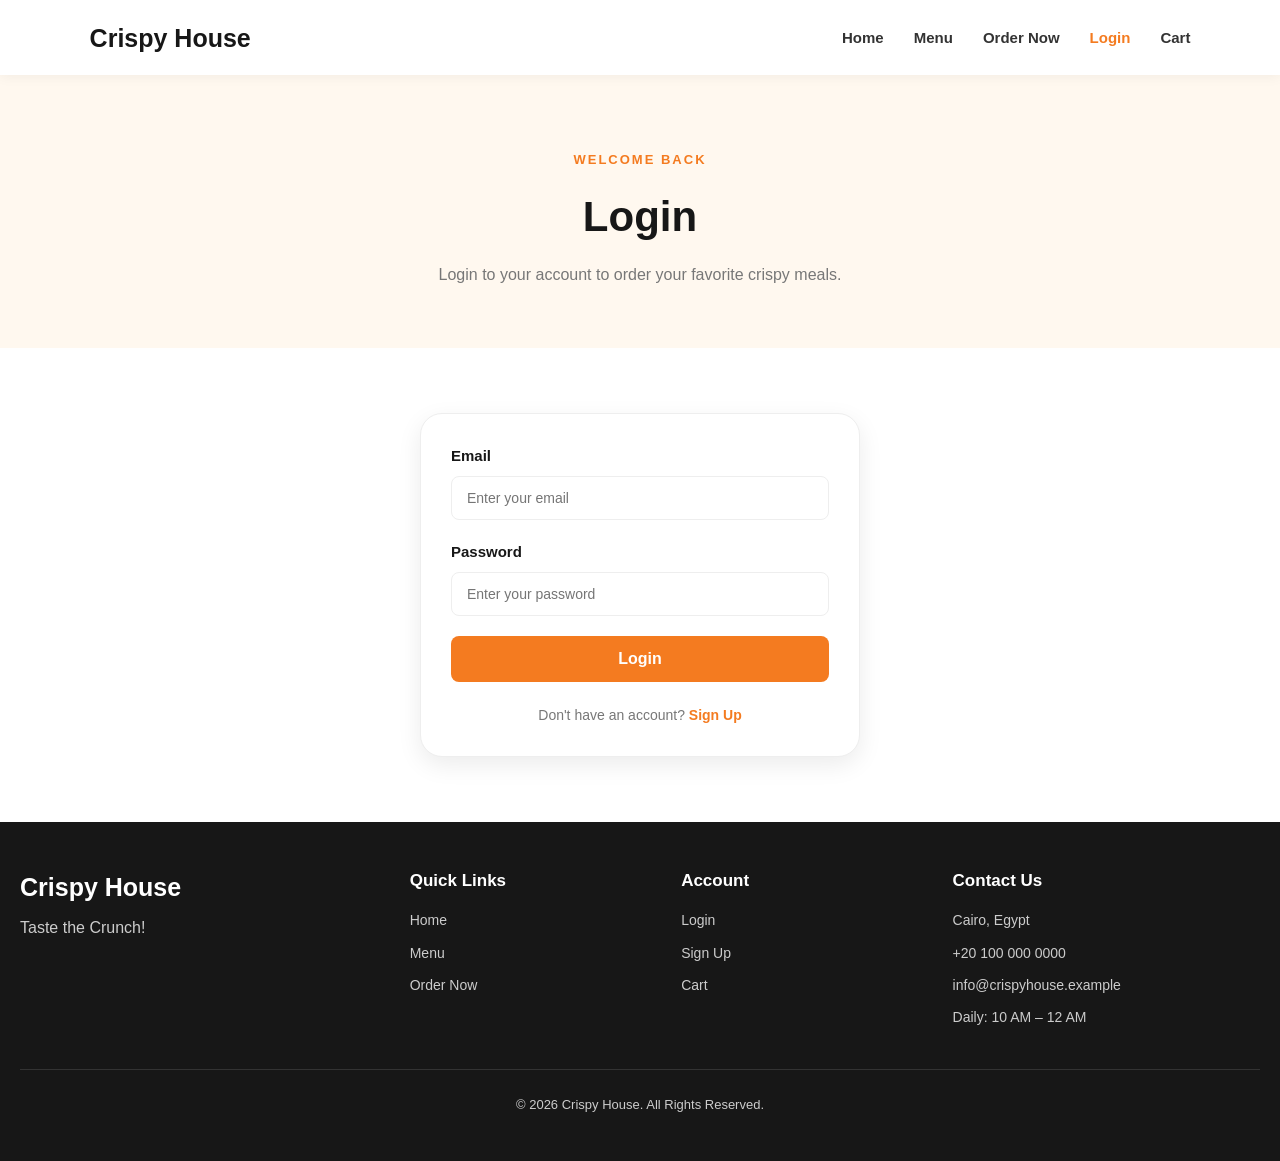
<file: templates/login.html>
<!doctype html>
<html lang="en">
  <head>
    <meta charset="UTF-8" />
    <meta name="description" content="Login to your Crispy House account." />
    <meta name="viewport" content="width=device-width, initial-scale=1.0" />

    <title>Login | Crispy House</title>

    <link rel="stylesheet" href="../static/css/style.css" />
  </head>

  <body>
    <!-- Header -->
    <header class="main-header">
      <div class="logo">
        <a href="index.html">Crispy House</a>
      </div>

      <nav class="main-nav">
        <ul>
          <li><a href="index.html">Home</a></li>
          <li><a href="menu.html">Menu</a></li>
          <li><a href="order.html">Order Now</a></li>
          <li><a href="login.html" class="active">Login</a></li>
          <li><a href="cart.html">Cart</a></li>
        </ul>
      </nav>
    </header>

    <main>
      <!-- Login Hero -->
      <section class="order-hero">
        <p class="section-subtitle">WELCOME BACK</p>
        <h1>Login</h1>
        <p>Login to your account to order your favorite crispy meals.</p>
      </section>

      <!-- Login Section -->
      <section class="auth-section">
        <div class="auth-card">
          <!--
            BACK-END NOTE (for Python / SQL teammates):
            - Add the form "action" (the login route) when the route is ready.
            - Field names sent to the server: "email" and "password".
            - Validation, password checking, sessions, and error messages
              are handled by the Back-End.
          -->
          <form class="auth-form" method="POST">
            <div class="form-group">
              <label for="login-email">Email</label>
              <input
                type="email"
                id="login-email"
                name="email"
                placeholder="Enter your email"
                autocomplete="email"
                required
              />
            </div>

            <div class="form-group">
              <label for="login-password">Password</label>
              <input
                type="password"
                id="login-password"
                name="password"
                placeholder="Enter your password"
                autocomplete="current-password"
                required
              />
            </div>

            <button type="submit" class="confirm-order-button">Login</button>
          </form>

          <p class="auth-switch">
            Don't have an account? <a href="signup.html">Sign Up</a>
          </p>
        </div>
      </section>
    </main>

    <!-- Footer -->
        <!-- Footer -->
    <footer class="main-footer">
      <div class="footer-content">
        <div class="footer-grid">
          <!-- Brand -->
          <div class="footer-column footer-brand">
            <h2>Crispy House</h2>
            <p>Taste the Crunch!</p>
          </div>

          <!-- Quick Links -->
          <div class="footer-column">
            <h3>Quick Links</h3>
            <ul class="footer-links">
              <li><a href="index.html">Home</a></li>
              <li><a href="menu.html">Menu</a></li>
              <li><a href="order.html">Order Now</a></li>
            </ul>
          </div>

          <!-- Account -->
          <div class="footer-column">
            <h3>Account</h3>
            <ul class="footer-links">
              <li><a href="login.html">Login</a></li>
              <li><a href="signup.html">Sign Up</a></li>
              <li><a href="cart.html">Cart</a></li>
            </ul>
          </div>

          <!-- Contact -->
          <div class="footer-column">
            <h3>Contact Us</h3>
            <!-- PLACEHOLDER DATA: replace with the real restaurant info -->
            <ul class="footer-contact">
              <li>Cairo, Egypt</li>
              <li>+20 100 000 0000</li>
              <li>info@crispyhouse.example</li>
              <li>Daily: 10 AM – 12 AM</li>
            </ul>
          </div>
        </div>

        <p class="copyright">&copy; 2026 Crispy House. All Rights Reserved.</p>
      </div>
    </footer>
  </body>
</html>
</file>
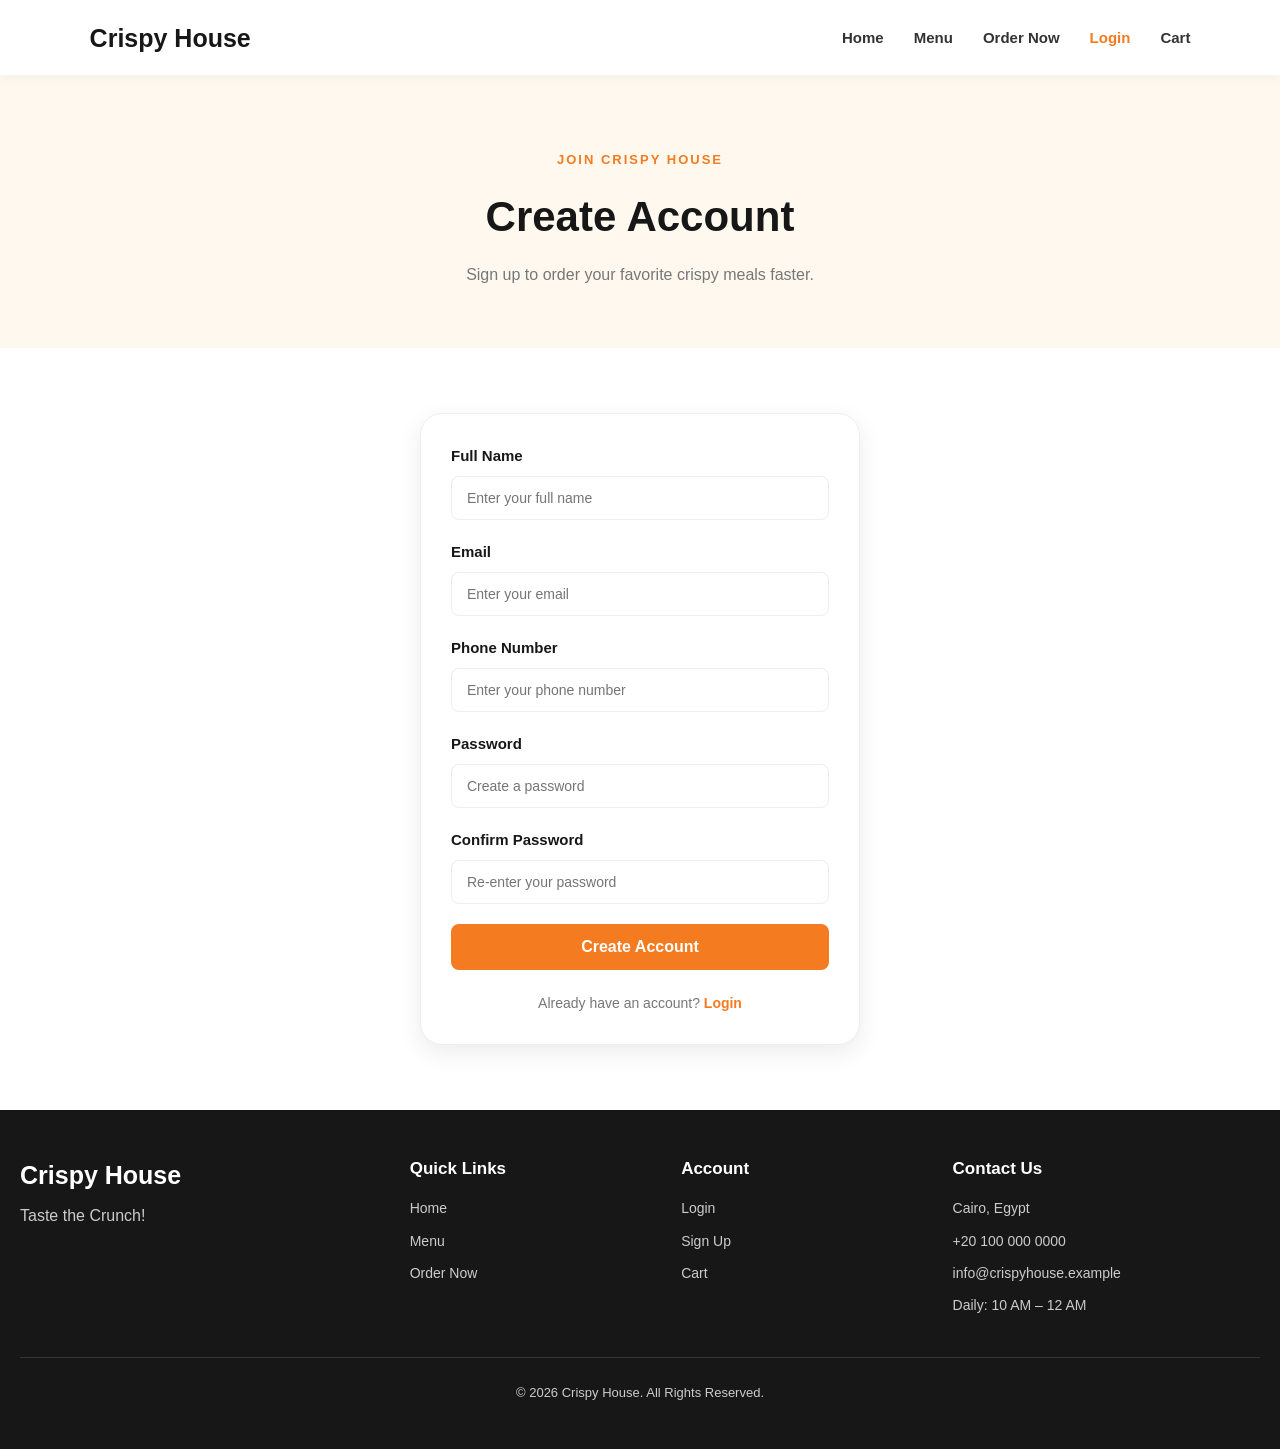
<file: templates/signup.html>
<!doctype html>
<html lang="en">
  <head>
    <meta charset="UTF-8" />
    <meta name="description" content="Create your Crispy House account." />
    <meta name="viewport" content="width=device-width, initial-scale=1.0" />

    <title>Sign Up | Crispy House</title>

    <link rel="stylesheet" href="../static/css/style.css" />
  </head>

  <body>
    <!-- Header -->
    <header class="main-header">
      <div class="logo">
        <a href="index.html">Crispy House</a>
      </div>

      <nav class="main-nav">
        <ul>
          <li><a href="index.html">Home</a></li>
          <li><a href="menu.html">Menu</a></li>
          <li><a href="order.html">Order Now</a></li>
          <li><a href="login.html" class="active">Login</a></li>
          <li><a href="cart.html">Cart</a></li>
        </ul>
      </nav>
    </header>

    <main>
      <!-- Signup Hero -->
      <section class="order-hero">
        <p class="section-subtitle">JOIN CRISPY HOUSE</p>
        <h1>Create Account</h1>
        <p>Sign up to order your favorite crispy meals faster.</p>
      </section>

      <!-- Signup Section -->
      <section class="auth-section">
        <div class="auth-card">
          <!--
            BACK-END NOTE (for Python / SQL teammates):
            - Add the form "action" (the signup route) when the route is ready.
            - Field names sent to the server: full_name, email, phone,
              password, confirm_password.
            - Checking that password and confirm_password match, checking
              duplicate emails, hashing the password, and saving the user
              are handled by the Back-End (HTML alone cannot do this).
          -->
          <form class="auth-form" method="POST">
            <div class="form-group">
              <label for="signup-name">Full Name</label>
              <input
                type="text"
                id="signup-name"
                name="full_name"
                placeholder="Enter your full name"
                autocomplete="name"
                required
              />
            </div>

            <div class="form-group">
              <label for="signup-email">Email</label>
              <input
                type="email"
                id="signup-email"
                name="email"
                placeholder="Enter your email"
                autocomplete="email"
                required
              />
            </div>

            <div class="form-group">
              <label for="signup-phone">Phone Number</label>
              <input
                type="tel"
                id="signup-phone"
                name="phone"
                placeholder="Enter your phone number"
                autocomplete="tel"
                required
              />
            </div>

            <div class="form-group">
              <label for="signup-password">Password</label>
              <input
                type="password"
                id="signup-password"
                name="password"
                placeholder="Create a password"
                autocomplete="new-password"
                required
              />
            </div>

            <div class="form-group">
              <label for="signup-confirm-password">Confirm Password</label>
              <input
                type="password"
                id="signup-confirm-password"
                name="confirm_password"
                placeholder="Re-enter your password"
                autocomplete="new-password"
                required
              />
            </div>

            <button type="submit" class="confirm-order-button">
              Create Account
            </button>
          </form>

          <p class="auth-switch">
            Already have an account? <a href="login.html">Login</a>
          </p>
        </div>
      </section>
    </main>

    <!-- Footer -->
        <!-- Footer -->
    <footer class="main-footer">
      <div class="footer-content">
        <div class="footer-grid">
          <!-- Brand -->
          <div class="footer-column footer-brand">
            <h2>Crispy House</h2>
            <p>Taste the Crunch!</p>
          </div>

          <!-- Quick Links -->
          <div class="footer-column">
            <h3>Quick Links</h3>
            <ul class="footer-links">
              <li><a href="index.html">Home</a></li>
              <li><a href="menu.html">Menu</a></li>
              <li><a href="order.html">Order Now</a></li>
            </ul>
          </div>

          <!-- Account -->
          <div class="footer-column">
            <h3>Account</h3>
            <ul class="footer-links">
              <li><a href="login.html">Login</a></li>
              <li><a href="signup.html">Sign Up</a></li>
              <li><a href="cart.html">Cart</a></li>
            </ul>
          </div>

          <!-- Contact -->
          <div class="footer-column">
            <h3>Contact Us</h3>
            <!-- PLACEHOLDER DATA: replace with the real restaurant info -->
            <ul class="footer-contact">
              <li>Cairo, Egypt</li>
              <li>+20 100 000 0000</li>
              <li>info@crispyhouse.example</li>
              <li>Daily: 10 AM – 12 AM</li>
            </ul>
          </div>
        </div>

        <p class="copyright">&copy; 2026 Crispy House. All Rights Reserved.</p>
      </div>
    </footer>
  </body>
</html>
</file>
<file: static/css/style.css>
/* =========================
   1. Global Styles
========================= */

:root {
  --primary-color: #f47b20;
  --primary-dark: #d9630d;
  --dark-color: #171717;
  --text-color: #333333;
  --muted-color: #777777;
  --background-color: #fff8ef;
  --white-color: #ffffff;
  --border-color: #eeeeee;

  --container-width: 1200px;

  --small-radius: 8px;
  --medium-radius: 14px;
  --large-radius: 22px;

  --shadow: 0 8px 25px rgba(0, 0, 0, 0.08);
  --transition: 0.3s ease;
}

* {
  margin: 0;
  padding: 0;
  box-sizing: border-box;
}

html {
  scroll-behavior: smooth;
}

body {
  font-family: Arial, Helvetica, sans-serif;
  color: var(--text-color);
  background-color: var(--white-color);
  line-height: 1.6;
}

a {
  text-decoration: none;
  color: inherit;
}

ul {
  list-style: none;
}

img {
  display: block;
  max-width: 100%;
}

/* =========================
   2. Header & Navigation
========================= */

.main-header {
  width: 100%;
  min-height: 75px;
  padding: 15px 7%;

  display: flex;
  align-items: center;
  justify-content: space-between;

  background-color: var(--white-color);
  box-shadow: 0 2px 12px rgba(0, 0, 0, 0.05);

  position: relative;
  z-index: 10;
}

.logo a {
  font-size: 25px;
  font-weight: bold;
  color: var(--dark-color);
}

.logo a:hover {
  color: var(--primary-color);
}

.main-nav ul {
  display: flex;
  align-items: center;
  gap: 30px;
}

.main-nav a {
  font-size: 15px;
  font-weight: 600;
  transition: var(--transition);
}

.main-nav a:hover,
.main-nav a.active {
  color: var(--primary-color);
}

/* =========================
   3. Home Hero Section
========================= */

.hero {
  max-width: var(--container-width);
  min-height: 540px;
  margin: 0 auto;
  padding: 70px 25px;

  display: flex;
  align-items: center;
  justify-content: space-between;
  gap: 45px;
}

.hero-content {
  flex: 1;
}

.hero-subtitle,
.section-subtitle {
  color: var(--primary-color);
  font-size: 13px;
  font-weight: bold;
  letter-spacing: 2px;
}

.hero-content h1 {
  color: var(--dark-color);
  font-size: 48px;
  line-height: 1.2;
  margin: 18px 0;
}

.hero-description {
  color: var(--muted-color);
  max-width: 500px;
  margin-bottom: 28px;
}

.hero-button {
  display: inline-block;
  padding: 13px 25px;
  background-color: var(--primary-color);
  color: var(--white-color);
  border-radius: var(--small-radius);
  font-weight: bold;
  transition: var(--transition);
}

.hero-button:hover {
  background-color: var(--primary-dark);
  transform: translateY(-3px);
}

.hero-image {
  flex: 1;
  height: 380px;
  border-radius: var(--large-radius);
  overflow: hidden;
}

.hero-image img {
  width: 100%;
  height: 100%;
  object-fit: cover;
}

/* =========================
   4. Features Section
========================= */

.features {
  padding: 55px 7%;
  background-color: var(--background-color);

  display: grid;
  grid-template-columns: repeat(3, 1fr);
  gap: 30px;
}

.feature {
  text-align: center;
  padding: 15px;
}

.feature h3 {
  color: var(--dark-color);
  margin-bottom: 10px;
  font-size: 19px;
}

.feature p {
  color: var(--muted-color);
  font-size: 14px;
}

/* =========================
   5. Featured Meals Section
========================= */

.featured-meals {
  max-width: var(--container-width);
  margin: 0 auto;
  padding: 80px 25px;
}

.section-heading {
  text-align: center;
  margin-bottom: 40px;
}

.section-heading h2 {
  color: var(--dark-color);
  font-size: 32px;
  margin: 10px 0;
}

.section-heading > p:last-child {
  color: var(--muted-color);
}

.meals-container {
  display: grid;
  grid-template-columns: repeat(3, minmax(0, 1fr));
  gap: 25px;
}

.meal-card {
  background-color: var(--white-color);
  border-radius: var(--medium-radius);
  overflow: hidden;
  box-shadow: var(--shadow);
  transition: var(--transition);
}

.meal-card:hover {
  transform: translateY(-7px);
}

.meal-image {
  height: 230px;
  position: relative;
  overflow: hidden;
}

.meal-image img {
  width: 100%;
  height: 100%;
  object-fit: cover;
  transition: var(--transition);
}

.meal-card:hover .meal-image img {
  transform: scale(1.06);
}

.meal-info {
  padding: 22px;
}

.meal-info h3 {
  color: var(--dark-color);
  margin-bottom: 10px;
  font-size: 19px;
}

.meal-info p {
  color: var(--muted-color);
  font-size: 14px;
  margin-bottom: 15px;
}

.meal-price {
  display: inline-block;
  color: var(--primary-color);
  font-size: 19px;
  font-weight: bold;
}

.menu-link {
  text-align: center;
  margin-top: 40px;
}

.menu-link a {
  display: inline-block;
  padding: 12px 25px;
  border: 2px solid var(--primary-color);
  color: var(--primary-color);
  border-radius: var(--small-radius);
  font-weight: bold;
  transition: var(--transition);
}

.menu-link a:hover {
  background-color: var(--primary-color);
  color: var(--white-color);
}

/* =========================
   6. Menu Hero Section
========================= */

.menu-hero {
  background-color: var(--background-color);
  text-align: center;
  padding: 90px 20px 70px;
}

.menu-hero h1 {
  font-size: 42px;
  color: var(--dark-color);
  margin: 12px 0;
}

.menu-hero > p:last-child {
  color: var(--muted-color);
  max-width: 650px;
  margin: 0 auto;
  line-height: 1.7;
}

/* =========================
   7. Menu Products Section
========================= */

.menu-section {
  max-width: var(--container-width);
  margin: 0 auto;
  padding: 70px 20px;
}

.menu-category {
  margin-bottom: 80px;
  scroll-margin-top: 30px;
}

.menu-category:last-child {
  margin-bottom: 0;
}

.menu-category .section-heading {
  text-align: center;
  margin-bottom: 35px;
}

.menu-category .section-heading h2 {
  color: var(--dark-color);
  font-size: 30px;
  margin: 10px 0;
}

.menu-products {
  display: grid;
  grid-template-columns: repeat(3, minmax(0, 1fr));
  gap: 25px;
}

.product-card {
  background-color: var(--white-color);
  border-radius: var(--medium-radius);
  overflow: hidden;
  box-shadow: var(--shadow);
  transition: var(--transition);
}

.product-card:hover {
  transform: translateY(-7px);
}

.product-image {
  height: 230px;
  position: relative;
  overflow: hidden;
}

.product-image img {
  width: 100%;
  height: 100%;
  object-fit: cover;
  transition: var(--transition);
}

.product-card:hover .product-image img {
  transform: scale(1.05);
}

.product-info {
  padding: 22px;
}

.product-info h3 {
  color: var(--dark-color);
  font-size: 20px;
  margin-bottom: 12px;
}

.product-info > p {
  color: var(--muted-color);
  font-size: 14px;
  line-height: 1.7;
  min-height: 48px;
  margin-bottom: 20px;
}

.product-bottom {
  display: flex;
  align-items: center;
  justify-content: space-between;
  gap: 10px;
}

.product-price {
  color: var(--primary-color);
  font-size: 19px;
  font-weight: bold;
}

.product-button {
  display: inline-block;
  background-color: var(--primary-color);
  color: var(--white-color);
  padding: 10px 15px;
  border-radius: var(--small-radius);
  font-size: 13px;
  font-weight: bold;
  transition: var(--transition);
}

.product-button:hover {
  background-color: var(--primary-dark);
  color: var(--white-color);
}

/* =========================
   8. Discount System
========================= */

.discount-badge {
  position: absolute;
  top: 15px;
  left: 15px;
  z-index: 2;

  background-color: var(--primary-color);
  color: var(--white-color);

  padding: 8px 13px;
  border-radius: 6px;

  font-size: 13px;
  font-weight: bold;
  letter-spacing: 0.5px;

  box-shadow: 0 4px 12px rgba(0, 0, 0, 0.2);

  transition: var(--transition);
  animation: discountPulse 2.5s ease-in-out infinite;
}

.product-card:hover .discount-badge,
.meal-card:hover .discount-badge {
  background-color: var(--primary-dark);
  transform: scale(1.08) rotate(-3deg);
  animation-play-state: paused;
}

.product-pricing,
.meal-pricing {
  display: flex;
  align-items: center;
  gap: 10px;
  flex-wrap: wrap;
}

.old-price {
  color: var(--muted-color);
  text-decoration: line-through;
  font-size: 14px;
  font-weight: normal;
}

.product-pricing .product-price,
.meal-pricing .meal-price {
  color: var(--primary-color);
  font-size: 19px;
  font-weight: bold;
}

@keyframes discountPulse {
  0%,
  100% {
    box-shadow: 0 4px 12px rgba(0, 0, 0, 0.2);
  }

  50% {
    box-shadow: 0 4px 18px rgba(244, 123, 32, 0.5);
  }
}

/* =========================
   9. Footer
========================= */

.main-footer {
  background-color: var(--dark-color);
  color: var(--white-color);
  text-align: center;
  padding: 45px 20px;
}

.footer-content h2 {
  font-size: 25px;
  margin-bottom: 8px;
}

.footer-content > p {
  color: #cccccc;
}

.footer-nav {
  display: flex;
  justify-content: center;
  gap: 25px;
  margin: 25px 0;
}

.footer-nav a {
  color: var(--white-color);
  transition: var(--transition);
}

.footer-nav a:hover {
  color: var(--primary-color);
}

.copyright {
  font-size: 13px;
  color: #999999;
  margin-top: 20px;
}

/* =========================
   10. Responsive Design
========================= */

@media (max-width: 992px) {
  .hero-content h1 {
    font-size: 38px;
  }

  .meals-container,
  .menu-products {
    grid-template-columns: repeat(2, minmax(0, 1fr));
  }
}

@media (max-width: 768px) {
  .main-header {
    padding: 15px 5%;
    flex-direction: column;
    gap: 15px;
  }

  .main-nav ul {
    gap: 20px;
  }

  .hero {
    flex-direction: column;
    text-align: center;
    padding: 50px 20px;
  }

  .hero-content h1 {
    font-size: 35px;
  }

  .hero-description {
    margin-left: auto;
    margin-right: auto;
  }

  .hero-image {
    width: 100%;
    height: 300px;
  }

  .features {
    grid-template-columns: 1fr;
    gap: 15px;
  }

  .menu-hero {
    padding: 65px 20px 50px;
  }

  .menu-hero h1 {
    font-size: 32px;
  }

  .menu-section {
    padding: 50px 20px;
  }

  .menu-category {
    margin-bottom: 60px;
  }
}

@media (max-width: 480px) {
  .meals-container,
  .menu-products {
    grid-template-columns: 1fr;
  }

  .product-image,
  .meal-image {
    height: 220px;
  }

  .product-info,
  .meal-info {
    padding: 18px;
  }

  .main-nav ul {
    gap: 14px;
  }

  .main-nav a {
    font-size: 13px;
  }

  .hero-content h1 {
    font-size: 30px;
  }

  .section-heading h2 {
    font-size: 27px;
  }

  .discount-badge {
    top: 10px;
    left: 10px;
    padding: 7px 10px;
    font-size: 12px;
  }

  .product-pricing,
  .meal-pricing {
    gap: 7px;
  }

  .product-bottom {
    flex-wrap: wrap;
  }
}

/* =========================
   11. Accessibility
========================= */

@media (prefers-reduced-motion: reduce) {
  *,
  *::before,
  *::after {
    scroll-behavior: auto !important;
    animation-duration: 0.01ms !important;
    animation-iteration-count: 1 !important;
    transition-duration: 0.01ms !important;
  }
}


/* =========================
   12. Order Page
========================= */

.order-hero {
  background-color: var(--background-color);
  text-align: center;
  padding: 75px 20px 60px;
}

.order-hero h1 {
  color: var(--dark-color);
  font-size: 42px;
  margin: 12px 0;
}

.order-hero > p:last-child {
  color: var(--muted-color);
}

/* Order Section */

.order-section {
  max-width: 1000px;
  margin: 0 auto;
  padding: 65px 20px;
}

.order-form {
  display: flex;
  flex-direction: column;
  gap: 45px;
}

.order-step {
  background-color: var(--white-color);
  border: 1px solid var(--border-color);
  border-radius: var(--large-radius);
  padding: 30px;
  box-shadow: var(--shadow);
}

.order-step-heading {
  display: flex;
  align-items: center;
  gap: 15px;
  margin-bottom: 30px;
}

.step-number {
  width: 42px;
  height: 42px;
  flex-shrink: 0;

  display: flex;
  align-items: center;
  justify-content: center;

  background-color: var(--primary-color);
  color: var(--white-color);

  border-radius: 50%;
  font-size: 20px;
  font-weight: bold;
}

.order-step-heading h2 {
  color: var(--dark-color);
  font-size: 24px;
}

.order-step-heading p {
  color: var(--muted-color);
  font-size: 14px;
}

/* Order Products */

.order-products {
  display: grid;
  grid-template-columns: repeat(3, minmax(0, 1fr));
  gap: 20px;
}

.order-product-card {
  overflow: hidden;
  border: 1px solid var(--border-color);
  border-radius: var(--medium-radius);
  transition: var(--transition);
}

.order-product-card:hover {
  transform: translateY(-5px);
  box-shadow: var(--shadow);
}

.order-product-image {
  height: 180px;
  overflow: hidden;
}

.order-product-image img {
  width: 100%;
  height: 100%;
  object-fit: cover;
}

.order-product-info {
  padding: 18px;
}

.order-product-info h3 {
  color: var(--dark-color);
  font-size: 17px;
  margin-bottom: 8px;
}

.order-product-info > p {
  color: var(--primary-color);
  font-weight: bold;
  font-size: 18px;
  margin-bottom: 15px;
}

.order-product-info label {
  display: block;
  color: var(--text-color);
  font-size: 14px;
  font-weight: bold;
  margin-bottom: 7px;
}

.order-product-info input {
  width: 100%;
  padding: 10px;
  border: 1px solid var(--border-color);
  border-radius: var(--small-radius);
  font-size: 15px;
  outline: none;
}

.order-product-info input:focus {
  border-color: var(--primary-color);
}

/* Customer Details */

.customer-details {
  display: flex;
  flex-direction: column;
  gap: 20px;
}

.form-group {
  display: flex;
  flex-direction: column;
  gap: 8px;
}

.form-group label {
  color: var(--dark-color);
  font-size: 15px;
  font-weight: bold;
}

.form-group input,
.form-group textarea {
  width: 100%;
  padding: 13px 15px;

  border: 1px solid var(--border-color);
  border-radius: var(--small-radius);

  font-family: inherit;
  font-size: 14px;

  outline: none;
  transition: var(--transition);
}

.form-group input:focus,
.form-group textarea:focus {
  border-color: var(--primary-color);
}

.form-group textarea {
  resize: vertical;
}

/* Order Summary */

.order-summary {
  background-color: var(--background-color);
  padding: 30px;
  border-radius: var(--medium-radius);
}

.order-summary h2 {
  color: var(--dark-color);
  font-size: 23px;
  margin-bottom: 10px;
}

.order-summary > p {
  color: var(--muted-color);
  font-size: 14px;
  margin-bottom: 25px;
}

.summary-total {
  display: flex;
  justify-content: space-between;
  align-items: center;
  gap: 15px;

  padding: 20px 0;
  border-top: 1px solid var(--border-color);
  border-bottom: 1px solid var(--border-color);

  margin-bottom: 25px;
}

.summary-total span {
  color: var(--dark-color);
  font-weight: bold;
}

.summary-total strong {
  color: var(--primary-color);
}

.confirm-order-button {
  width: 100%;
  padding: 14px;

  background-color: var(--primary-color);
  color: var(--white-color);

  border: none;
  border-radius: var(--small-radius);

  font-size: 16px;
  font-weight: bold;
  cursor: pointer;

  transition: var(--transition);
}

.confirm-order-button:hover {
  background-color: var(--primary-dark);
}

/* Summary Link Button (full-width link styled as a button) */

.summary-button {
  display: block;
  text-align: center;
}

/* Order Responsive Design */

@media (max-width: 768px) {
  .order-hero {
    padding: 60px 20px 45px;
  }

  .order-hero h1 {
    font-size: 32px;
  }

  .order-products {
    grid-template-columns: repeat(2, minmax(0, 1fr));
  }

  .order-step {
    padding: 22px;
  }
}

@media (max-width: 480px) {
  .order-products {
    grid-template-columns: 1fr;
  }

  .order-product-image {
    height: 220px;
  }

  .order-step-heading h2 {
    font-size: 20px;
  }

  .summary-total {
    flex-direction: column;
    align-items: flex-start;
  }

  .order-summary {
    padding: 22px;
  }
}

/* =========================
   13. Auth Pages (Login & Signup)
========================= */

.auth-section {
  max-width: 480px;
  margin: 0 auto;
  padding: 65px 20px;
}

.auth-card {
  background-color: var(--white-color);
  border: 1px solid var(--border-color);
  border-radius: var(--large-radius);
  padding: 30px;
  box-shadow: var(--shadow);
}

.auth-form {
  display: flex;
  flex-direction: column;
  gap: 20px;
}

.auth-switch {
  text-align: center;
  margin-top: 22px;
  font-size: 14px;
  color: var(--muted-color);
}

.auth-switch a {
  color: var(--primary-color);
  font-weight: bold;
  transition: var(--transition);
}

.auth-switch a:hover {
  color: var(--primary-dark);
}

@media (max-width: 480px) {
  .auth-card {
    padding: 22px;
  }
}


/* =========================
   14. Cart Page
========================= */

.cart-layout {
  display: grid;
  grid-template-columns: minmax(0, 2fr) minmax(0, 1fr);
  gap: 30px;
  align-items: start;
}

.cart-layout[hidden] {
  display: none;
}

.cart-item {
  display: flex;
  align-items: center;
  gap: 18px;
  padding: 18px 0;
  border-bottom: 1px solid var(--border-color);
}

.cart-item:first-child {
  padding-top: 0;
}

.cart-item:last-child {
  padding-bottom: 0;
  border-bottom: none;
}

.cart-item-image {
  width: 90px;
  height: 90px;
  flex-shrink: 0;
  border-radius: var(--medium-radius);
  overflow: hidden;
}

.cart-item-image img {
  width: 100%;
  height: 100%;
  object-fit: cover;
}

.cart-item-info h3 {
  color: var(--dark-color);
  font-size: 17px;
  margin-bottom: 4px;
}

.cart-item-price {
  color: var(--primary-color);
  font-size: 18px;
  font-weight: bold;
}

.cart-item-quantity {
  color: var(--muted-color);
  font-size: 14px;
}

.summary-row {
  display: flex;
  justify-content: space-between;
  gap: 15px;
  margin-bottom: 15px;
  color: var(--muted-color);
}

.cart-checkout {
  display: block;
  text-align: center;
}

.cart-empty {
  text-align: center;
}

.cart-empty h2 {
  color: var(--dark-color);
  font-size: 24px;
  margin-bottom: 10px;
}

.cart-empty > p {
  color: var(--muted-color);
}

/* Cart Responsive Design */

@media (max-width: 768px) {
  .cart-layout {
    grid-template-columns: 1fr;
  }
}

@media (max-width: 480px) {
  .cart-item-image {
    width: 72px;
    height: 72px;
  }
}

/* ==============================
   ORDER CONFIRMATION PAGE
============================== */

.confirmation-section {
  min-height: 75vh;
  display: flex;
  align-items: center;
  justify-content: center;
  padding: 70px 20px;
  background: var(--cream-color);
}

.confirmation-card {
  width: 100%;
  max-width: 650px;
  margin: 0 auto;
  padding: 50px 40px;
  text-align: center;
  background: var(--white-color);
  border-radius: 20px;
  box-shadow: 0 10px 35px rgba(0, 0, 0, 0.08);
}

.confirmation-icon {
  width: 85px;
  height: 85px;
  margin: 0 auto 25px;
  display: flex;
  align-items: center;
  justify-content: center;
  background: #e8f7ed;
  color: #249b52;
  border-radius: 50%;
  font-size: 48px;
  font-weight: bold;
}

.confirmation-label {
  display: inline-block;
  margin-bottom: 15px;
  color: var(--primary-color);
  font-size: 13px;
  font-weight: 700;
  letter-spacing: 2px;
}

.confirmation-card h1 {
  margin-bottom: 15px;
  color: var(--dark-color);
  font-size: 32px;
  line-height: 1.3;
}

.confirmation-message {
  max-width: 480px;
  margin: 0 auto 30px;
  color: var(--muted-color);
  font-size: 16px;
  line-height: 1.7;
}

.preparation-status {
  display: flex;
  align-items: center;
  gap: 15px;
  padding: 20px;
  margin-bottom: 30px;
  text-align: left;
  background: #fff8ef;
  border: 1px solid #f5dfc8;
  border-radius: 12px;
}

.status-dot {
  width: 13px;
  height: 13px;
  flex-shrink: 0;
  background: var(--primary-color);
  border-radius: 50%;
  box-shadow: 0 0 0 5px rgba(244, 123, 32, 0.15);
}

.preparation-status h2 {
  margin-bottom: 5px;
  color: var(--dark-color);
  font-size: 17px;
}

.preparation-status p {
  color: var(--muted-color);
  font-size: 14px;
  line-height: 1.5;
}

.confirmation-footer {
  margin-bottom: 25px;
  color: var(--muted-color);
  font-size: 14px;
  line-height: 1.8;
}

.confirmation-actions {
  display: flex;
  justify-content: center;
  flex-wrap: wrap;
  gap: 12px;
}

.confirmation-actions a {
  min-width: 160px;
}

@media (max-width: 576px) {
  .confirmation-section {
    padding: 40px 15px;
  }

  .confirmation-card {
    padding: 35px 20px;
  }

  .confirmation-card h1 {
    font-size: 25px;
  }

  .confirmation-message {
    font-size: 14px;
  }

  .preparation-status {
    padding: 15px;
  }

  .preparation-status h2 {
    font-size: 15px;
  }

  .confirmation-actions {
    flex-direction: column;
  }

  .confirmation-actions a {
    width: 100%;
  }
}


/* =========================
   15. Footer Columns
========================= */

.footer-grid {
  display: grid;
  grid-template-columns: 1.5fr 1fr 1fr 1.3fr;
  gap: 35px;
  text-align: left;
  padding-bottom: 30px;
  border-bottom: 1px solid #333333;
}

.footer-column h3 {
  color: var(--white-color);
  font-size: 17px;
  margin-bottom: 15px;
}

.footer-brand p {
  color: #cccccc;
}

.footer-links li,
.footer-contact li {
  color: #cccccc;
  font-size: 14px;
  margin-bottom: 10px;
}

.footer-links a {
  transition: var(--transition);
}

.footer-links a:hover {
  color: var(--primary-color);
}

.footer-grid + .copyright {
  margin-top: 25px;
}

@media (max-width: 768px) {
  .footer-grid {
    grid-template-columns: repeat(2, minmax(0, 1fr));
  }
}

@media (max-width: 480px) {
  .footer-grid {
    grid-template-columns: 1fr;
    text-align: center;
  }
}
</file>
